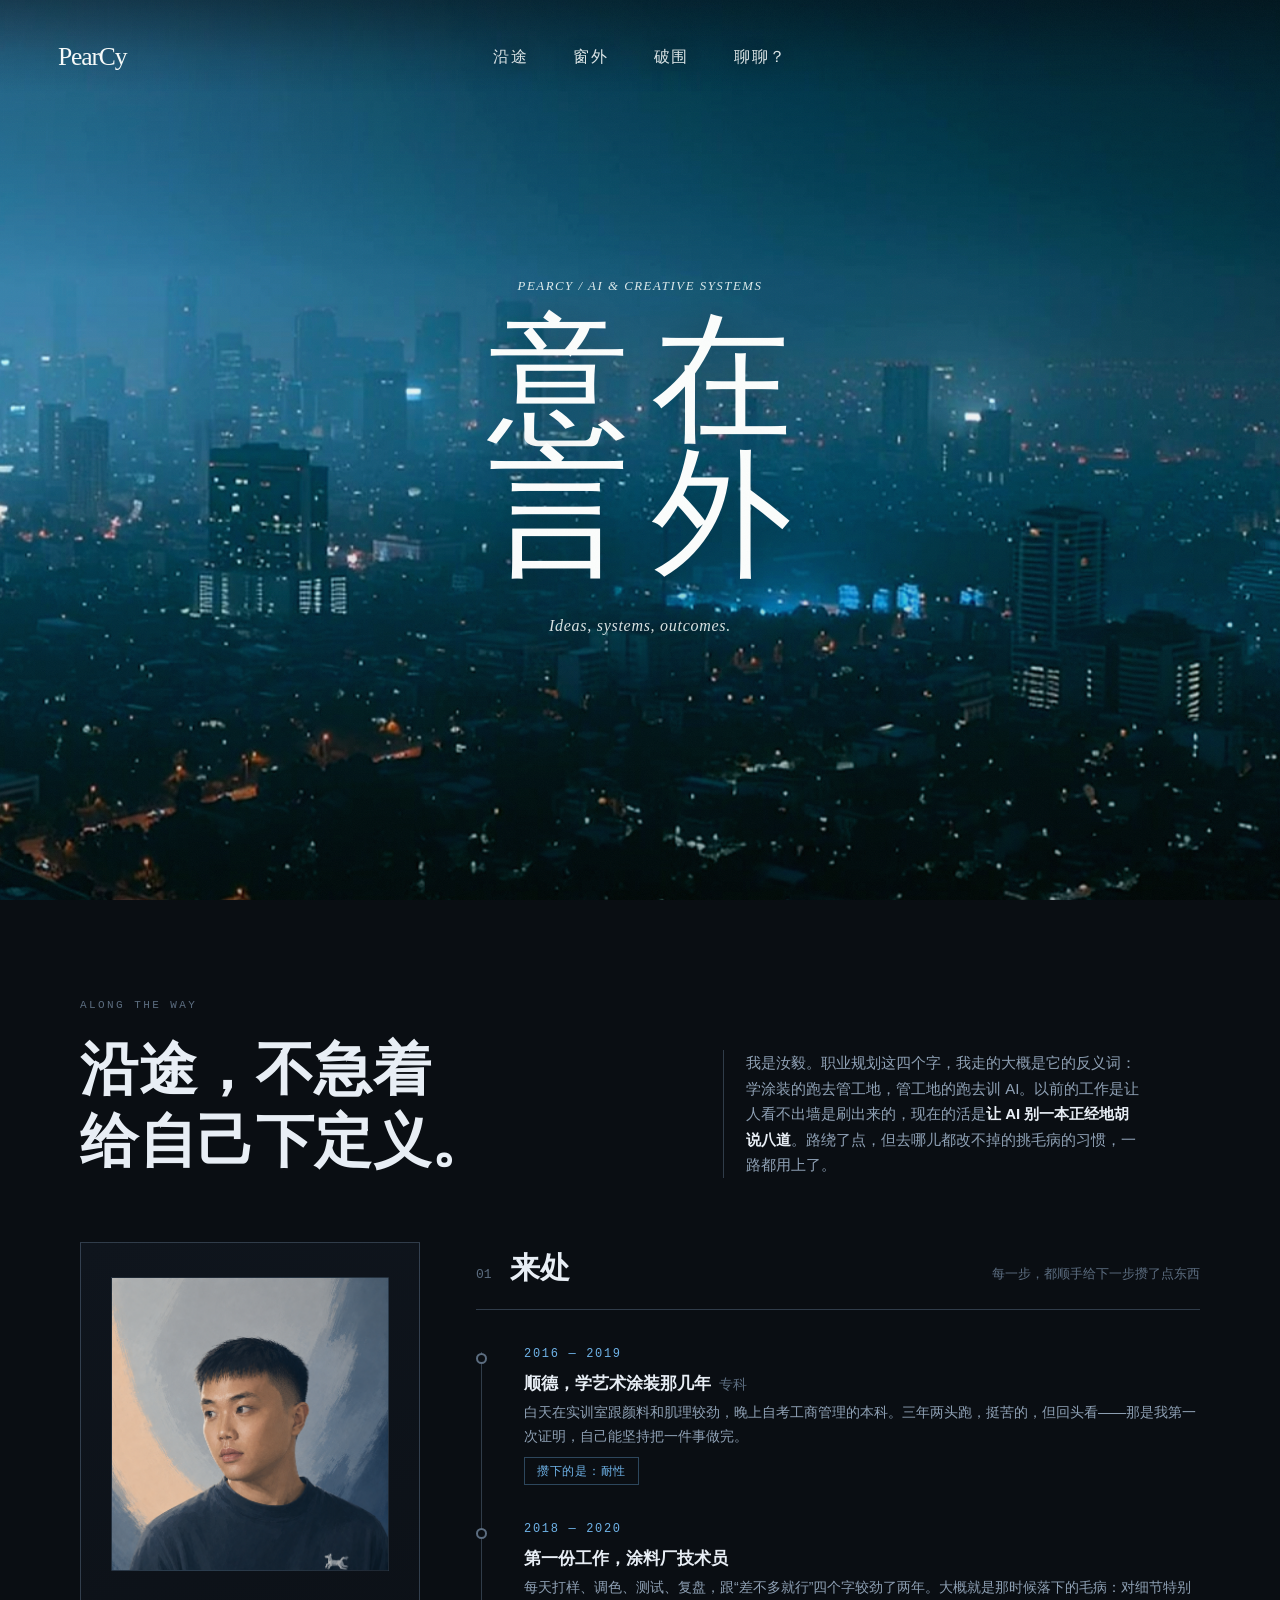
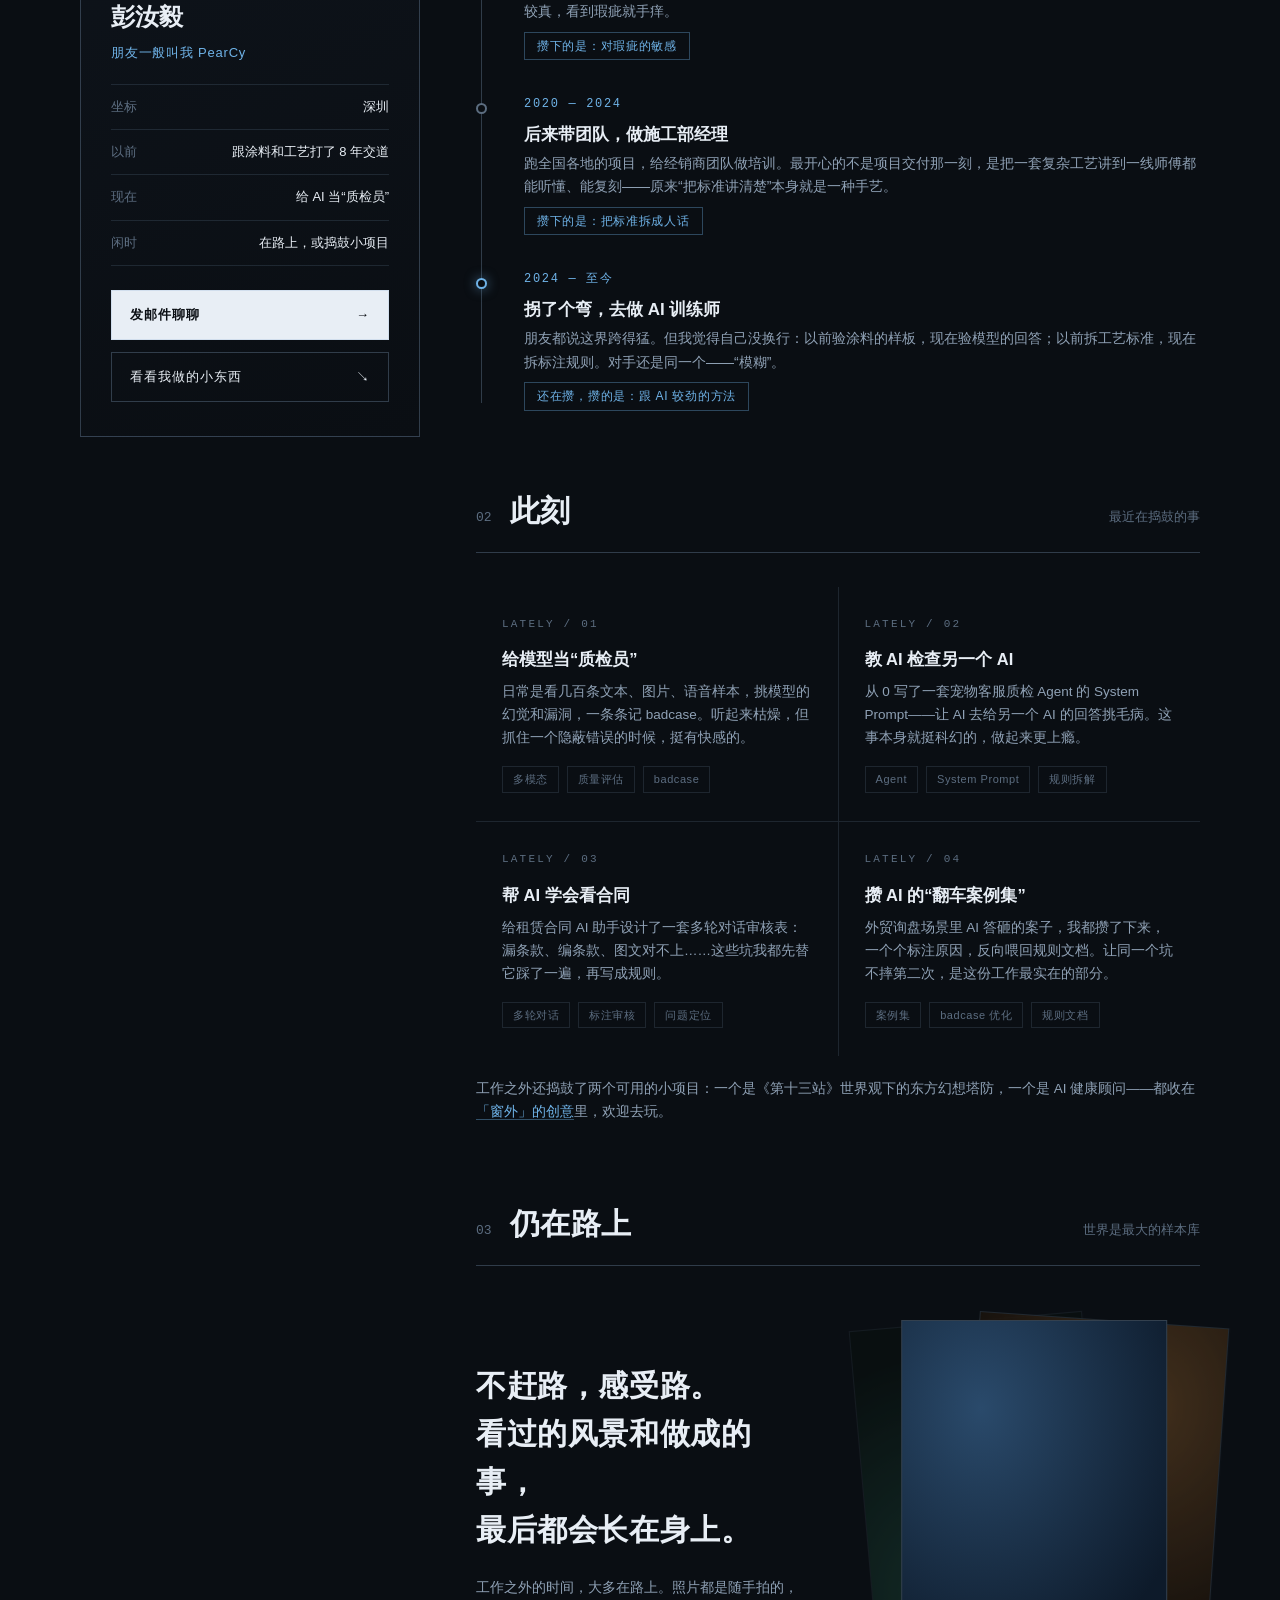
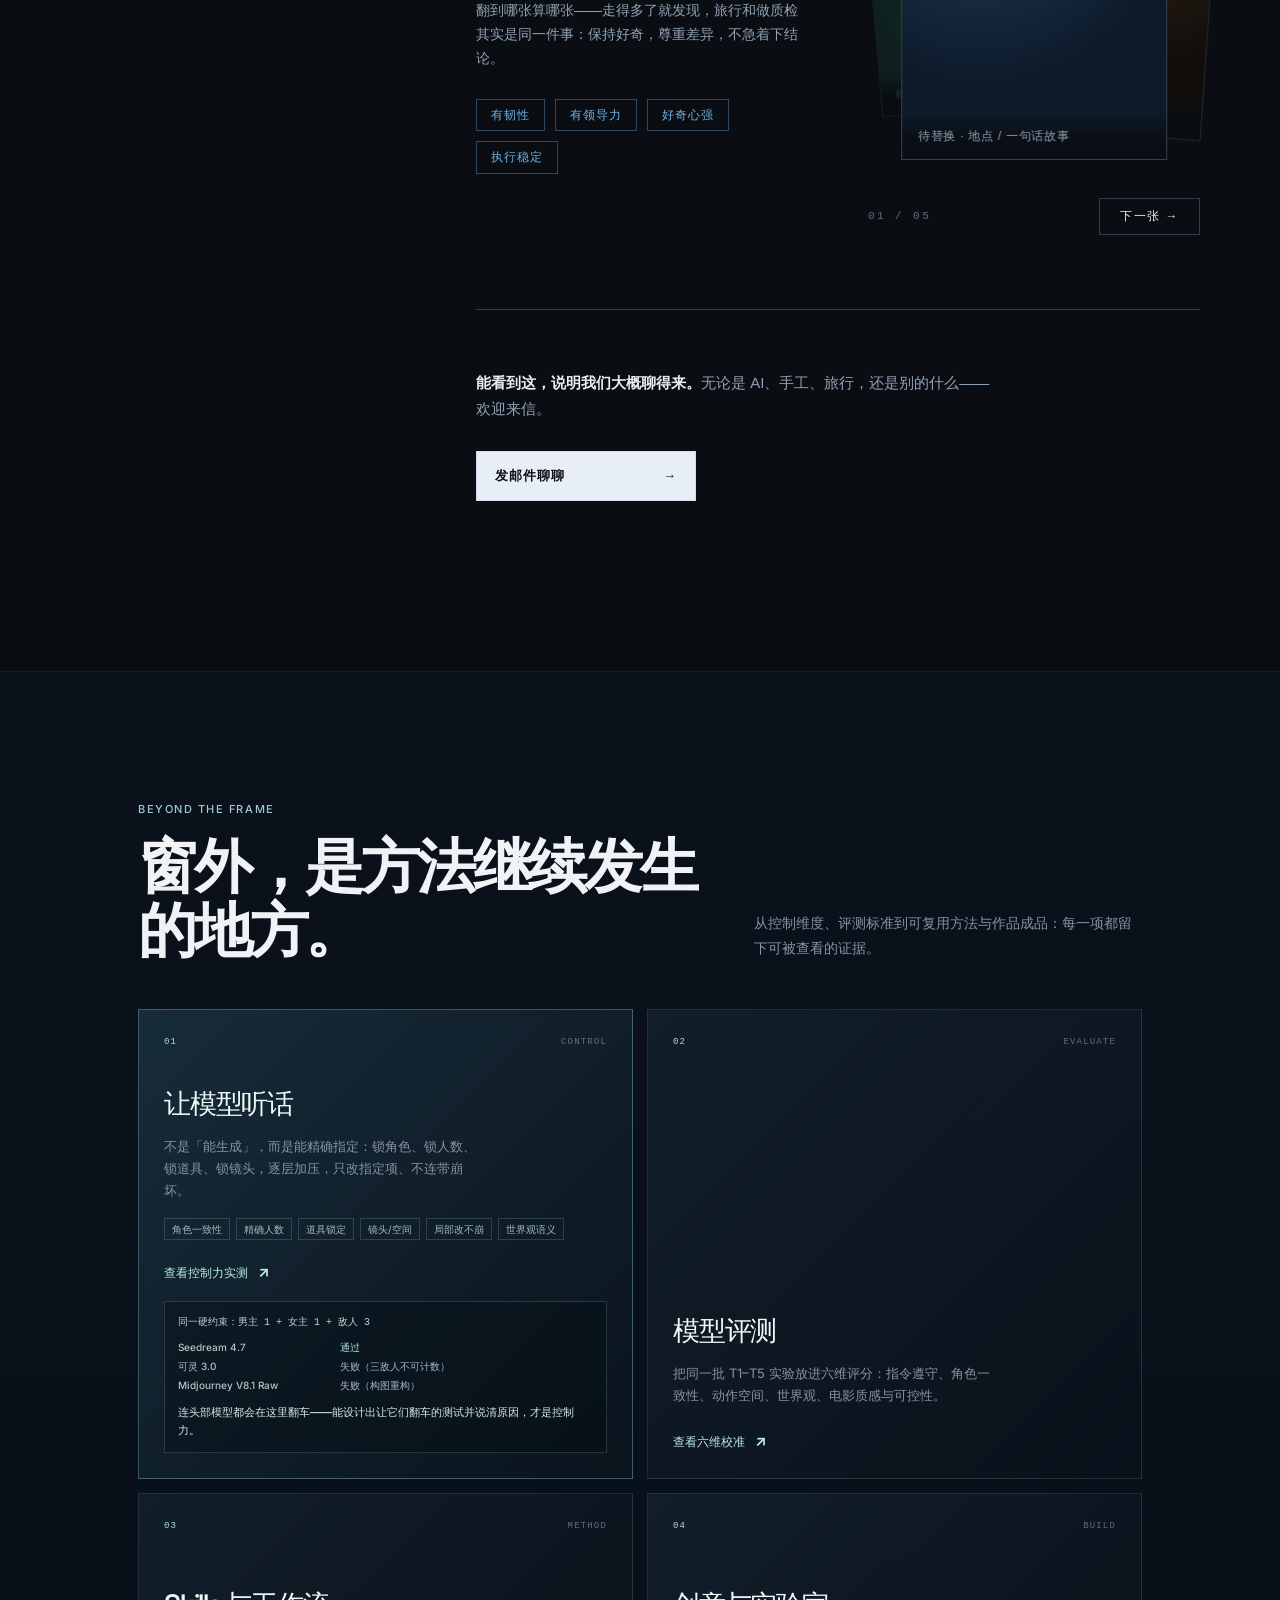
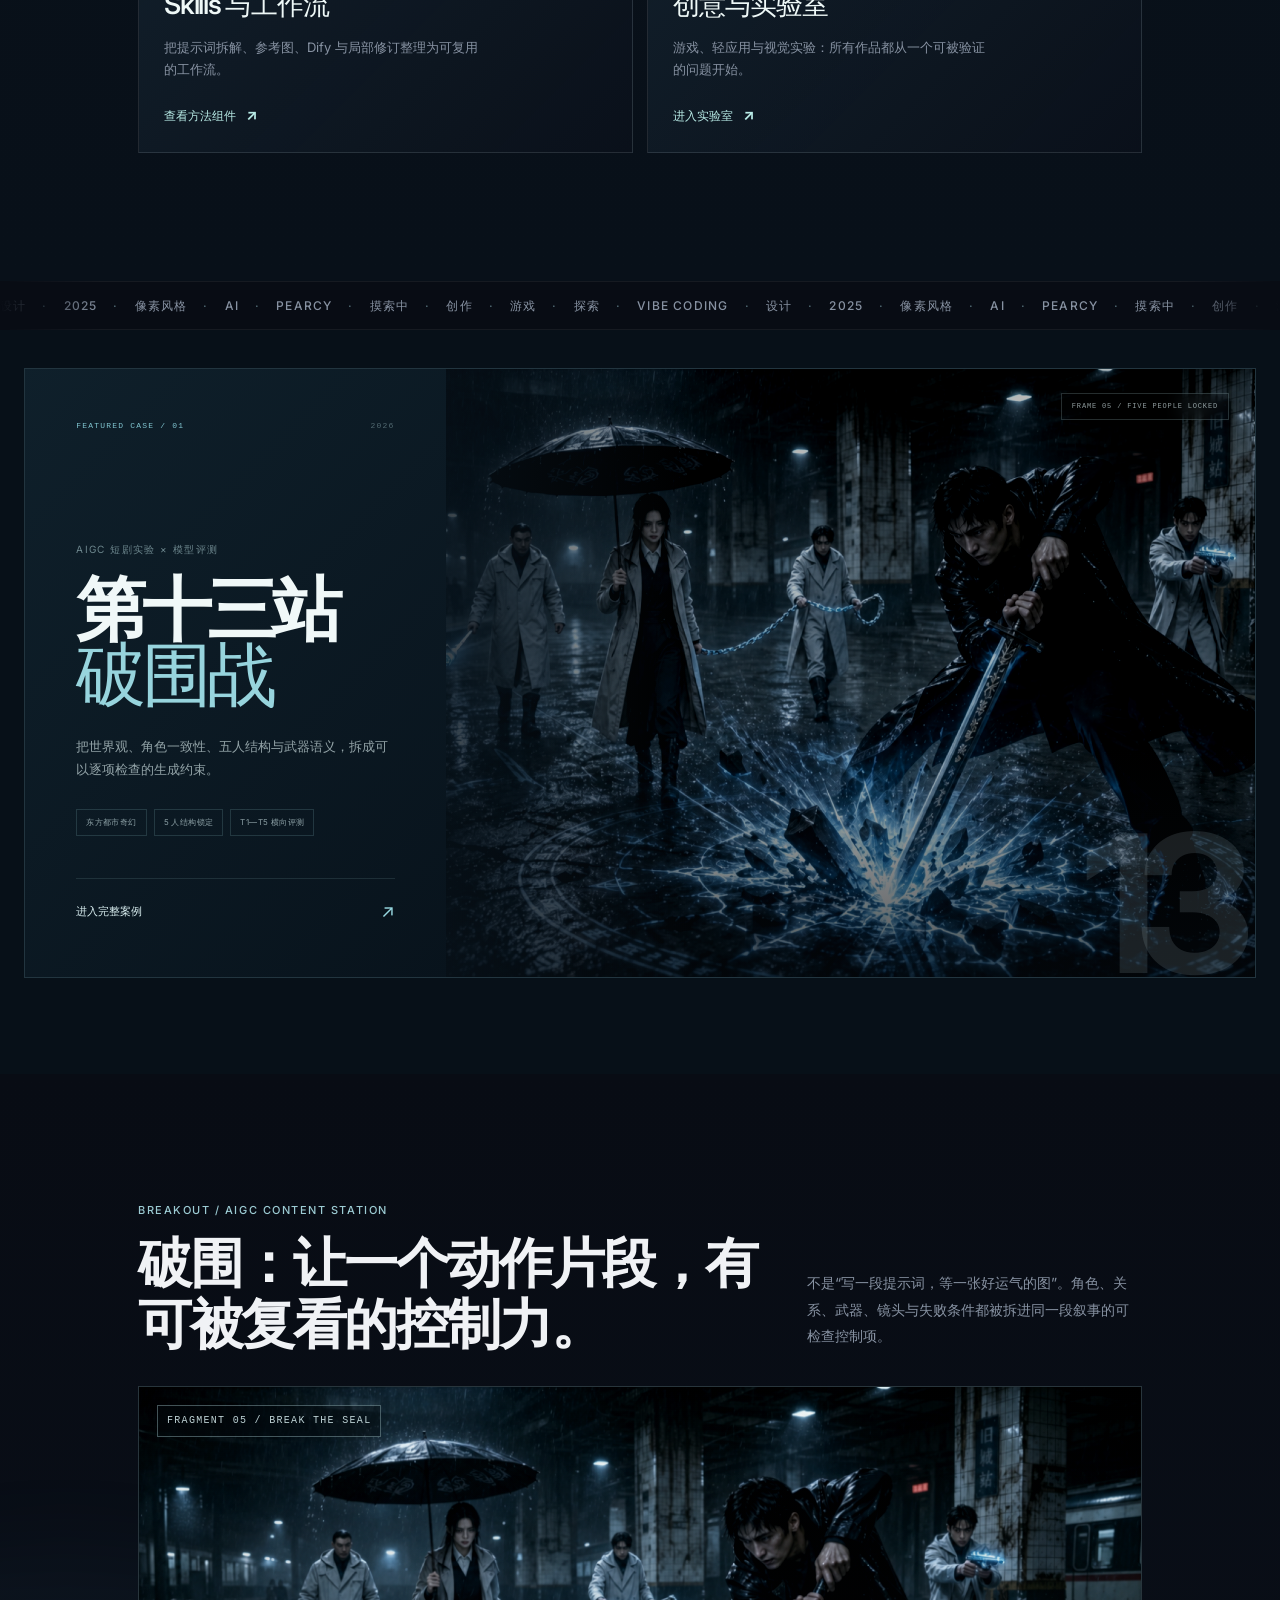
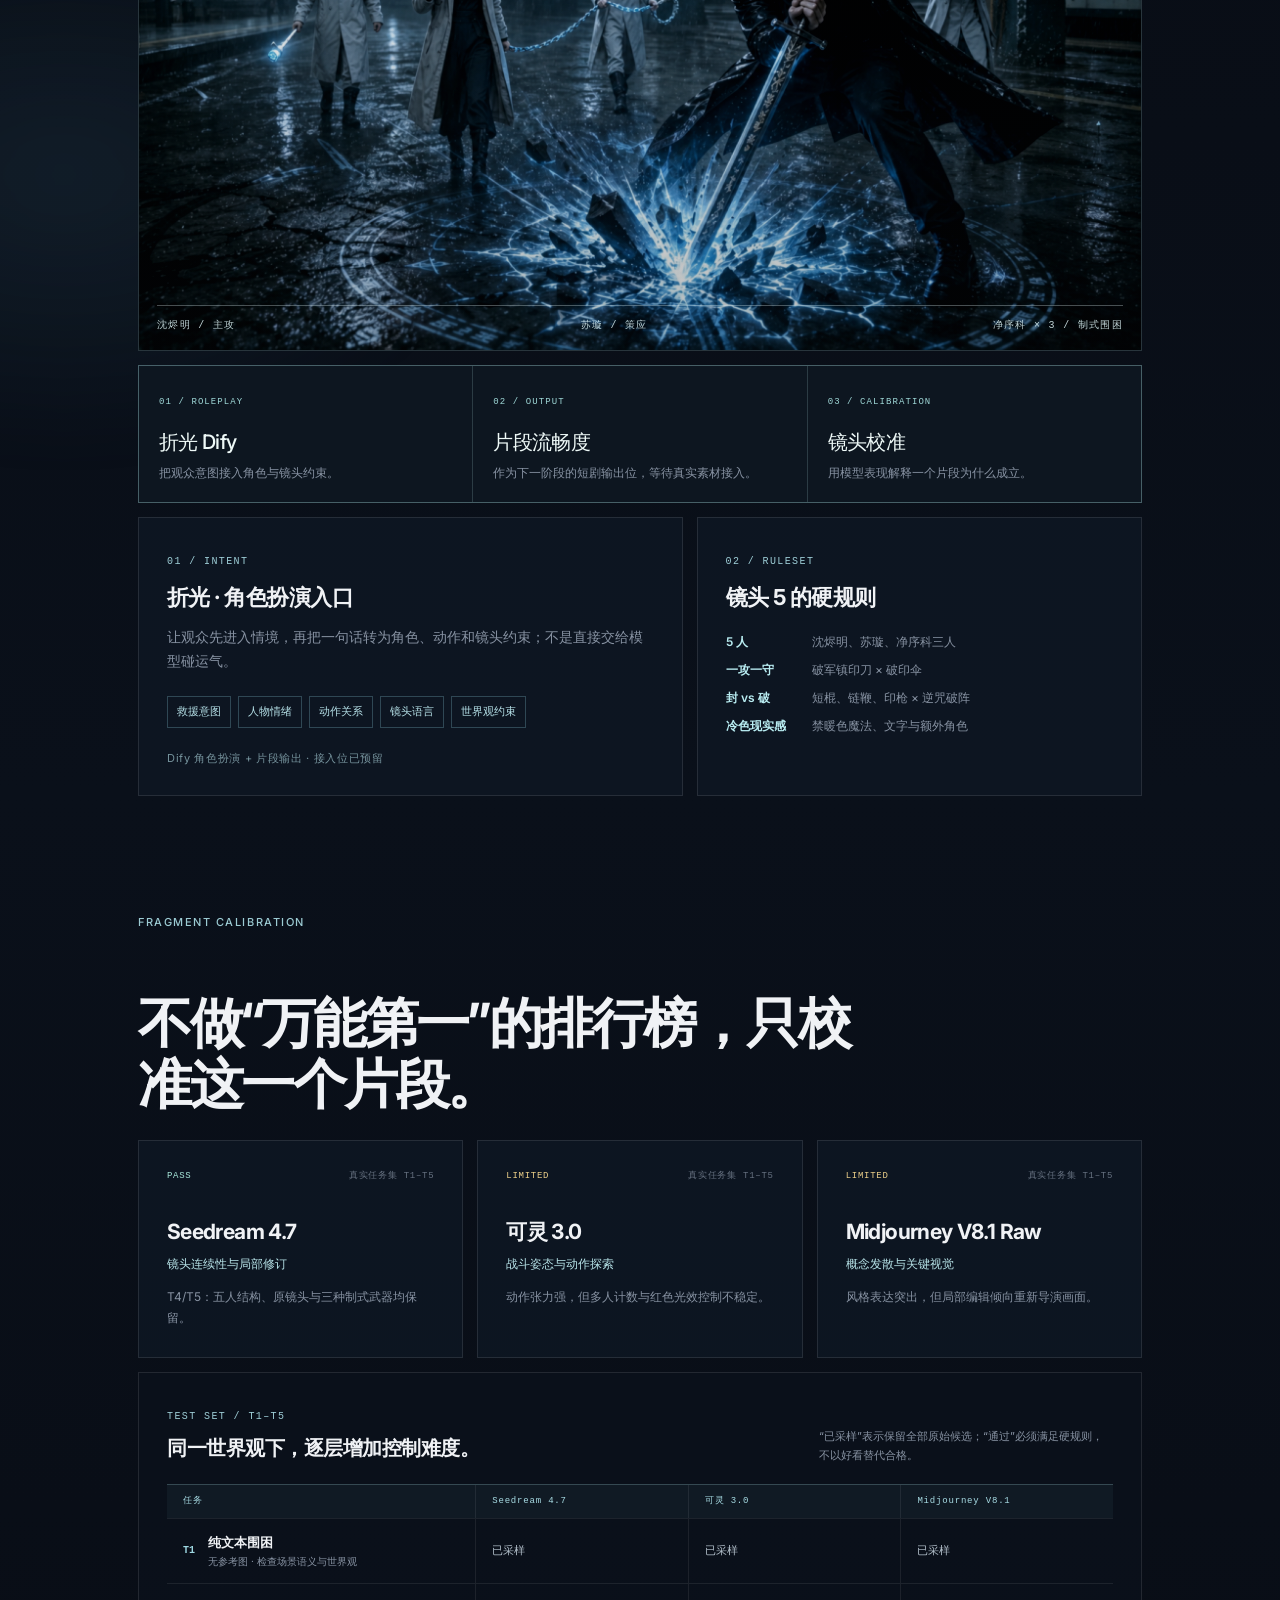
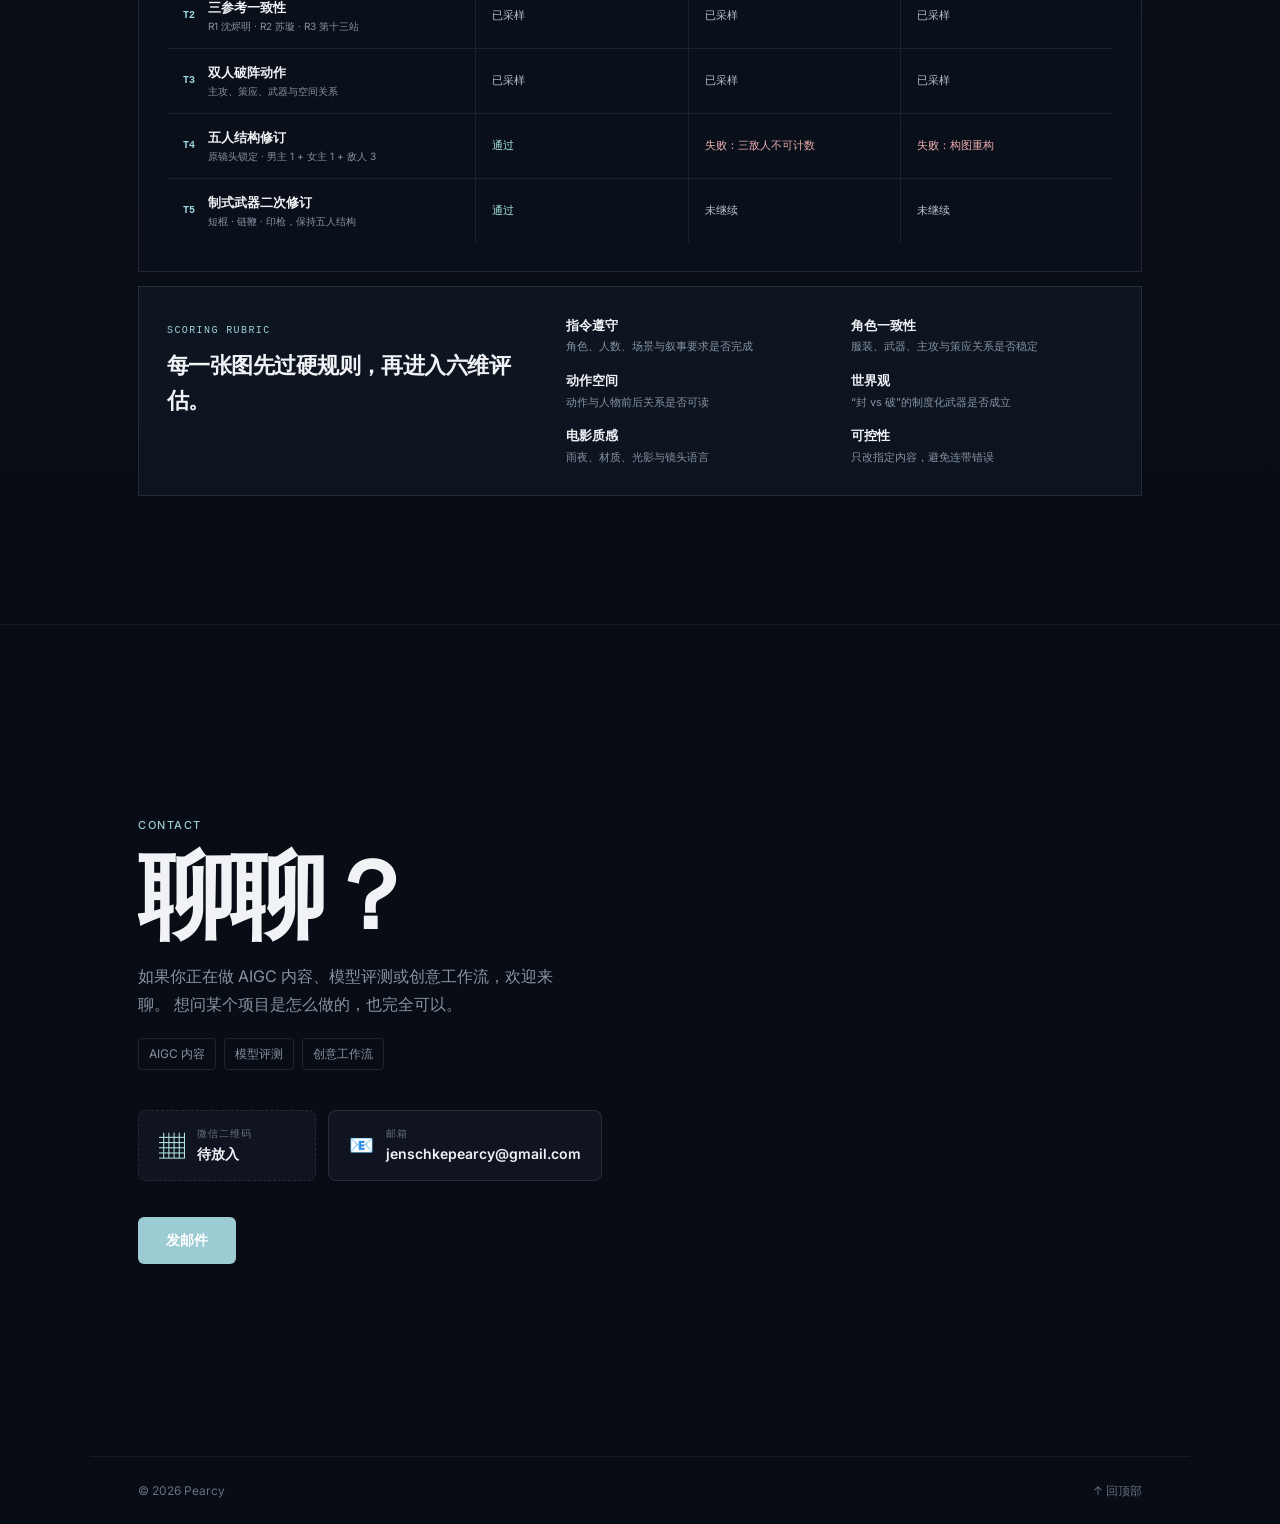
<file: index.html>
<!DOCTYPE html>
<html lang="zh-CN">
  <head>
    <meta charset="UTF-8" />
    <meta name="viewport" content="width=device-width, initial-scale=1.0" />
    <title>Ruyi Creates — Make Ideas Move.</title>
    <meta name="description" content="PearCy 的个人作品集：AI 模型评测、视觉实验，以及可以直接体验的互动原型。" />
    <meta name="theme-color" content="#080C14" />
    <meta property="og:type" content="website" />
    <meta property="og:title" content="Ruyi Creates — Make Ideas Move." />
    <meta property="og:description" content="AI 模型评测、视觉实验与可直接体验的互动原型。" />
    <meta property="og:url" content="https://ruyi-creates.github.io/" />
    <link rel="preconnect" href="https://fonts.googleapis.com" />
    <link rel="preconnect" href="https://fonts.gstatic.com" crossorigin />
    <link href="https://fonts.googleapis.com/css2?family=Inter:wght@300;400;500;600;700;800;900&display=swap" rel="stylesheet" />
    <script type="module" crossorigin src="./assets/index-p6irieta.js?v=qingya-1"></script>
    <link rel="stylesheet" crossorigin href="./assets/index-CfUc9vUm.css">
  </head>
  <body>
    <div id="root"></div>
  </body>
</html>
</file>
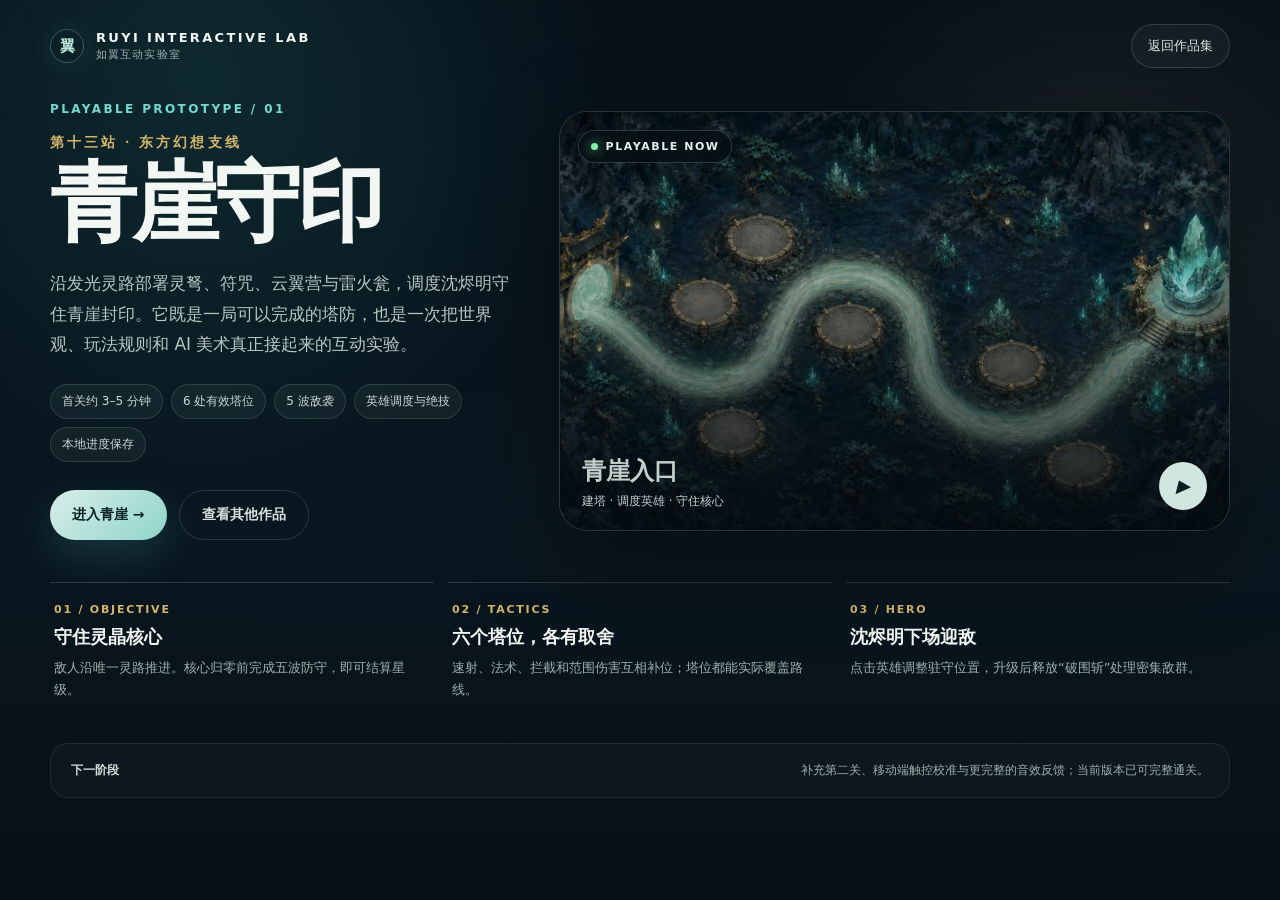
<file: arcade.html>
<!DOCTYPE html>
<html lang="zh-CN">
<head>
  <meta charset="UTF-8" />
  <meta name="viewport" content="width=device-width, initial-scale=1.0" />
  <meta name="theme-color" content="#071018" />
  <meta name="description" content="第十三站世界观下的东方幻想塔防原型：沿灵路布防，调度沈烬明守住青崖封印。" />
  <title>第十三站：青崖守印 · Ruyi Interactive Lab</title>
  <style>
    *{box-sizing:border-box;margin:0;padding:0}
    :root{
      --bg:#071018;--bg2:#0b1620;--panel:rgba(12,26,35,.78);
      --line:rgba(214,236,229,.16);--text:#f3f7f4;--muted:#9eb1ad;
      --jade:#bfe7db;--cyan:#75d9d0;--gold:#d4b56a;--ink:#071018;
    }
    html{scroll-behavior:smooth}
    body{
      min-height:100vh;color:var(--text);
      font-family:Inter,"PingFang SC","Microsoft YaHei",system-ui,sans-serif;
      background:
        radial-gradient(circle at 16% 8%,rgba(50,153,147,.18),transparent 30%),
        radial-gradient(circle at 86% 26%,rgba(212,181,106,.11),transparent 24%),
        linear-gradient(180deg,#061019 0%,#0a1720 56%,#071018 100%);
      overflow-x:hidden;
    }
    body:before{
      content:"";position:fixed;inset:0;pointer-events:none;opacity:.22;
      background-image:linear-gradient(rgba(255,255,255,.025) 1px,transparent 1px),linear-gradient(90deg,rgba(255,255,255,.025) 1px,transparent 1px);
      background-size:64px 64px;mask-image:linear-gradient(to bottom,#000,transparent 82%);
    }
    a{color:inherit;text-decoration:none}
    a:focus-visible{outline:2px solid var(--jade);outline-offset:4px}
    .shell{width:min(1180px,calc(100% - 36px));margin:0 auto;padding:24px 0 56px;position:relative}
    .top{display:flex;align-items:center;justify-content:space-between;gap:20px;margin-bottom:34px}
    .brand{display:flex;align-items:center;gap:12px;min-width:0}
    .mark{
      width:34px;height:34px;border:1px solid rgba(191,231,219,.28);border-radius:50%;
      display:grid;place-items:center;color:var(--jade);font:700 15px Georgia,serif;
      box-shadow:0 0 24px rgba(117,217,208,.12)
    }
    .brand-copy{display:flex;flex-direction:column;gap:2px}
    .brand-copy strong{font-size:13px;letter-spacing:.18em;text-transform:uppercase}
    .brand-copy span{color:var(--muted);font-size:11px;letter-spacing:.1em}
    .back{
      min-height:44px;display:inline-flex;align-items:center;border:1px solid var(--line);
      padding:0 16px;border-radius:999px;color:#dce7e3;font-size:13px;background:rgba(255,255,255,.035);
      transition:.18s ease;
    }
    .back:hover{border-color:rgba(191,231,219,.42);transform:translateY(-1px)}
    .hero{display:grid;grid-template-columns:minmax(0,.82fr) minmax(520px,1.18fr);gap:42px;align-items:center}
    .eyebrow{color:var(--cyan);font-size:12px;font-weight:700;letter-spacing:.2em;text-transform:uppercase;margin-bottom:18px}
    h1{font-family:Georgia,"Songti SC","STSong",serif;font-size:clamp(50px,6.8vw,88px);line-height:.98;letter-spacing:-.055em;margin-bottom:22px}
    h1 small{display:block;margin-bottom:10px;color:var(--gold);font:600 14px/1.2 Inter,sans-serif;letter-spacing:.22em;text-transform:uppercase}
    .lead{max-width:590px;color:#b8c7c3;font-size:17px;line-height:1.8}
    .meta{display:flex;flex-wrap:wrap;gap:8px;margin:24px 0 28px}
    .chip{border:1px solid rgba(191,231,219,.15);background:rgba(191,231,219,.055);border-radius:999px;padding:8px 11px;color:#c9d8d4;font-size:12px}
    .actions{display:flex;align-items:center;gap:12px;flex-wrap:wrap}
    .primary,.secondary{
      min-height:50px;display:inline-flex;align-items:center;justify-content:center;border-radius:999px;
      padding:0 22px;font-weight:800;font-size:14px;transition:.18s ease;
    }
    .primary{background:linear-gradient(135deg,#d8eee7,#8ed4ca);color:#08201f;box-shadow:0 16px 40px rgba(85,199,186,.18)}
    .primary:hover{transform:translateY(-2px);box-shadow:0 20px 46px rgba(85,199,186,.25)}
    .secondary{border:1px solid var(--line);color:#d6e0dd}
    .preview{
      position:relative;aspect-ratio:16/10;border-radius:28px;overflow:hidden;border:1px solid rgba(214,236,229,.17);
      background:#061019;box-shadow:0 30px 90px rgba(0,0,0,.36);
    }
    .preview img{width:100%;height:100%;display:block;object-fit:cover;filter:saturate(.88) contrast(1.02) brightness(.86);transition:transform .8s ease}
    .preview:hover img{transform:scale(1.02)}
    .preview:after{content:"";position:absolute;inset:0;background:linear-gradient(180deg,rgba(3,10,14,.05) 40%,rgba(3,10,14,.76) 100%);pointer-events:none}
    .status{
      position:absolute;z-index:2;left:18px;top:18px;display:inline-flex;align-items:center;gap:8px;
      padding:9px 12px;border:1px solid rgba(191,231,219,.2);border-radius:999px;background:rgba(4,14,18,.72);
      color:#e1f2ec;font-size:11px;font-weight:800;letter-spacing:.14em;text-transform:uppercase;backdrop-filter:blur(12px)
    }
    .dot{width:7px;height:7px;border-radius:50%;background:#86efac;box-shadow:0 0 12px #86efac}
    .preview-info{position:absolute;z-index:2;left:22px;right:22px;bottom:20px;display:flex;align-items:flex-end;justify-content:space-between;gap:20px}
    .preview-info strong{display:block;font-family:Georgia,"Songti SC",serif;font-size:24px;margin-bottom:6px}
    .preview-info span{color:#c2d0cc;font-size:12px}
    .play-icon{width:48px;height:48px;border-radius:50%;background:rgba(223,244,237,.94);color:#08201f;display:grid;place-items:center;font-size:18px;flex:0 0 auto}
    .details{display:grid;grid-template-columns:repeat(3,1fr);gap:14px;margin-top:42px}
    .detail{border-top:1px solid var(--line);padding:20px 4px 0}
    .detail b{display:block;color:var(--gold);font-size:11px;letter-spacing:.16em;text-transform:uppercase;margin-bottom:10px}
    .detail h2{font:600 18px/1.3 Georgia,"Songti SC",serif;margin-bottom:8px}
    .detail p{color:var(--muted);font-size:13px;line-height:1.7}
    .roadmap{
      margin-top:42px;padding:18px 20px;border:1px solid rgba(255,255,255,.08);border-radius:18px;
      display:flex;align-items:center;justify-content:space-between;gap:16px;color:var(--muted);font-size:12px;background:rgba(255,255,255,.025)
    }
    .roadmap strong{color:#d6e0dd;font-weight:600}
    @media(max-width:920px){
      .hero{grid-template-columns:1fr;gap:30px}.preview{order:-1}.hero-copy{max-width:720px}
    }
    @media(max-width:640px){
      .shell{width:min(100% - 24px,1180px);padding-top:14px}
      .top{margin-bottom:22px}.brand-copy span{display:none}.back{padding:0 13px}
      .preview{border-radius:20px;aspect-ratio:4/3}.preview-info strong{font-size:19px}
      h1{font-size:46px}.lead{font-size:15px}.details{grid-template-columns:1fr}.roadmap{align-items:flex-start;flex-direction:column}
      .primary,.secondary{width:100%}
    }
    @media(prefers-reduced-motion:reduce){*{scroll-behavior:auto!important;transition:none!important}}
  </style>
</head>
<body>
  <main class="shell">
    <nav class="top" aria-label="页面导航">
      <a class="brand" href="./index.html#window">
        <span class="mark">翼</span>
        <span class="brand-copy"><strong>Ruyi Interactive Lab</strong><span>如翼互动实验室</span></span>
      </a>
      <a class="back" href="./index.html#window">返回作品集</a>
    </nav>

    <section class="hero">
      <div class="hero-copy">
        <p class="eyebrow">Playable prototype / 01</p>
        <h1><small>第十三站 · 东方幻想支线</small>青崖守印</h1>
        <p class="lead">沿发光灵路部署灵弩、符咒、云翼营与雷火瓮，调度沈烬明守住青崖封印。它既是一局可以完成的塔防，也是一次把世界观、玩法规则和 AI 美术真正接起来的互动实验。</p>
        <div class="meta" aria-label="游戏特性">
          <span class="chip">首关约 3–5 分钟</span>
          <span class="chip">6 处有效塔位</span>
          <span class="chip">5 波敌袭</span>
          <span class="chip">英雄调度与绝技</span>
          <span class="chip">本地进度保存</span>
        </div>
        <div class="actions">
          <a class="primary" href="./game-defense.html?level=1">进入青崖 →</a>
          <a class="secondary" href="./index.html#window">查看其他作品</a>
        </div>
      </div>

      <a class="preview" href="./game-defense.html?level=1" aria-label="开始游玩第十三站：青崖守印">
        <img src="./game-assets/defense/maps/map-level-1-a.webp" alt="青崖守印关卡地图，发光灵路连接入口与封印核心" />
        <span class="status"><i class="dot"></i>Playable now</span>
        <span class="preview-info">
          <span><strong>青崖入口</strong><span>建塔 · 调度英雄 · 守住核心</span></span>
          <i class="play-icon" aria-hidden="true">▶</i>
        </span>
      </a>
    </section>

    <section class="details" aria-label="游戏说明">
      <article class="detail">
        <b>01 / Objective</b>
        <h2>守住灵晶核心</h2>
        <p>敌人沿唯一灵路推进。核心归零前完成五波防守，即可结算星级。</p>
      </article>
      <article class="detail">
        <b>02 / Tactics</b>
        <h2>六个塔位，各有取舍</h2>
        <p>速射、法术、拦截和范围伤害互相补位；塔位都能实际覆盖路线。</p>
      </article>
      <article class="detail">
        <b>03 / Hero</b>
        <h2>沈烬明下场迎敌</h2>
        <p>点击英雄调整驻守位置，升级后释放“破围斩”处理密集敌群。</p>
      </article>
    </section>

    <p class="roadmap"><strong>下一阶段</strong><span>补充第二关、移动端触控校准与更完整的音效反馈；当前版本已可完整通关。</span></p>
  </main>
</body>
</html>
</file>
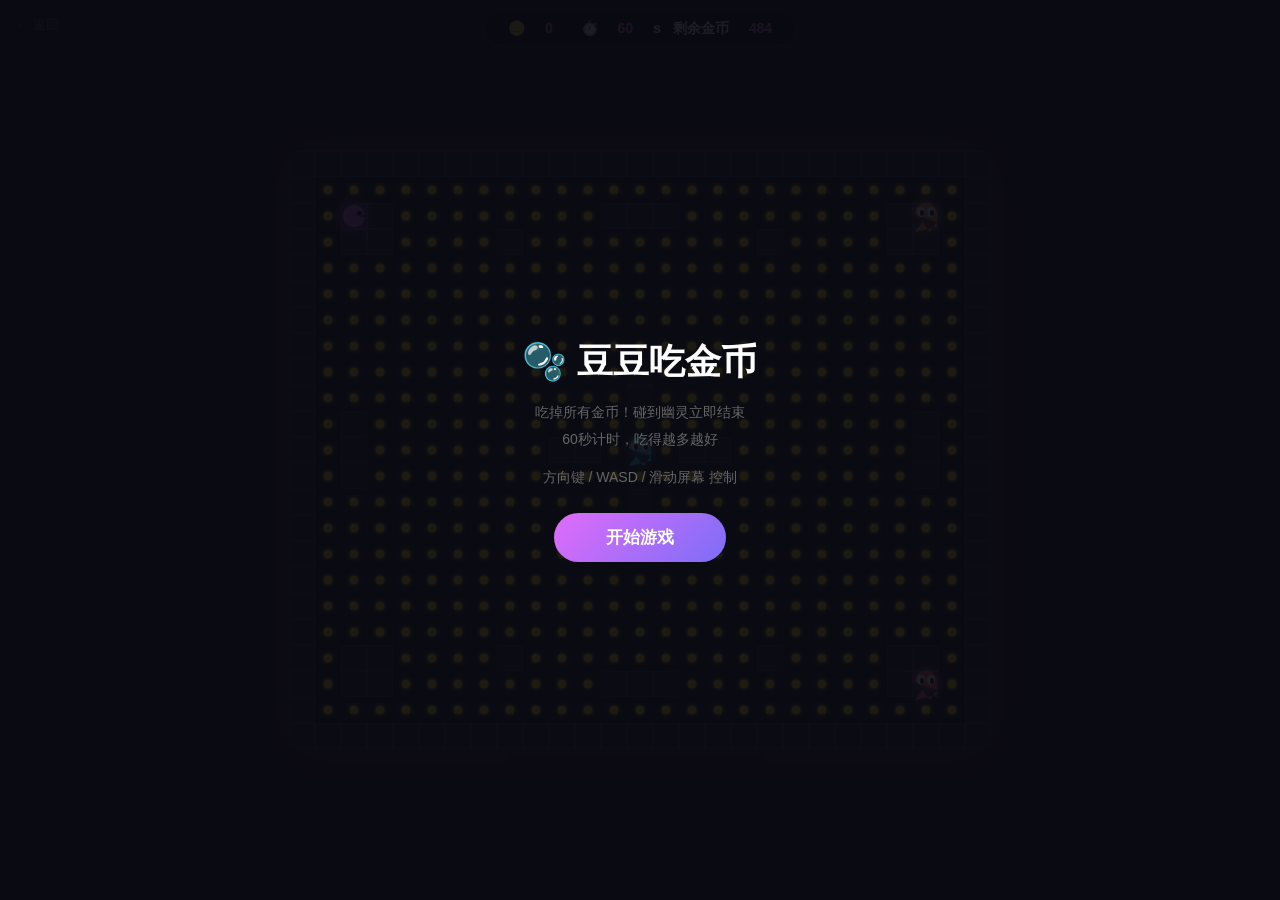
<file: game-coins.html>
<!DOCTYPE html>
<html lang="zh-CN">
<head>
  <meta charset="UTF-8"/>
  <meta name="viewport" content="width=device-width, initial-scale=1.0, user-scalable=no"/>
  <title>豆豆吃金币 — 如翼</title>
  <style>
    *{margin:0;padding:0;box-sizing:border-box;}
    body{
      background:#0d0d14;display:flex;flex-direction:column;
      align-items:center;justify-content:center;
      min-height:100vh;overflow:hidden;
      font-family:"PingFang SC",sans-serif;
      user-select:none;-webkit-tap-highlight-color:transparent;
    }
    canvas{display:block;border-radius:10px;box-shadow:0 0 50px rgba(224,108,250,.28);}
    #hud{
      position:fixed;top:12px;left:50%;transform:translateX(-50%);
      display:flex;gap:20px;
      background:rgba(0,0,0,.6);backdrop-filter:blur(10px);
      border:1px solid rgba(255,255,255,.1);border-radius:40px;
      padding:7px 24px;color:#fff;font-size:14px;font-weight:700;
      pointer-events:none;white-space:nowrap;
    }
    #hud span{color:#e06cfa;}
    #overlay{
      position:fixed;inset:0;background:rgba(10,10,18,.92);
      display:flex;flex-direction:column;align-items:center;justify-content:center;gap:12px;
    }
    #overlay h1{font-size:36px;color:#fff;font-weight:800;}
    #overlay p{font-size:14px;color:#666;text-align:center;line-height:1.9;}
    #overlay .fs{font-size:24px;color:#e06cfa;font-weight:700;}
    #overlay button{
      margin-top:10px;padding:13px 52px;border-radius:50px;border:none;
      background:linear-gradient(135deg,#e06cfa,#7c6ef7);
      color:#fff;font-size:17px;font-weight:700;cursor:pointer;
      transition:transform .15s;
    }
    #overlay button:hover{transform:scale(1.05);}
    /* D-pad */
    #dpad{
      position:fixed;bottom:20px;left:50%;transform:translateX(-50%);
      display:grid;grid-template-columns:repeat(3,64px);grid-template-rows:repeat(3,64px);gap:5px;
    }
    .dp{
      border-radius:10px;background:rgba(255,255,255,.1);
      border:1px solid rgba(255,255,255,.15);
      color:#fff;font-size:24px;display:flex;align-items:center;justify-content:center;
      cursor:pointer;backdrop-filter:blur(6px);
    }
    .dp:active{background:rgba(224,108,250,.4);}
    .dp.e{background:transparent;border:none;pointer-events:none;}
    #back{position:fixed;top:16px;left:16px;color:#555;text-decoration:none;font-size:13px;}
    #back:hover{color:#fff;}
    @media(min-width:540px){#dpad{display:none;}}
  </style>
</head>
<body>
<a href="index.html" id="back">← 返回</a>
<div id="hud">🪙 <span id="sc">0</span> &nbsp; ⏱️ <span id="tm">60</span>s &nbsp; 剩余金币 <span id="left">0</span></div>
<canvas id="c"></canvas>
<div id="overlay">
  <h1>🫧 豆豆吃金币</h1>
  <p>吃掉所有金币！碰到幽灵立即结束<br>60秒计时，吃得越多越好</p>
  <p>方向键 / WASD / 滑动屏幕 控制</p>
  <div id="fd" style="display:none"><p class="fs">得分：<span id="fsc">0</span> 🪙</p></div>
  <button id="sbtn">开始游戏</button>
</div>
<div id="dpad">
  <div class="dp e"></div><div class="dp" id="u">↑</div><div class="dp e"></div>
  <div class="dp" id="l">←</div><div class="dp e"></div><div class="dp" id="r">→</div>
  <div class="dp e"></div><div class="dp" id="d">↓</div><div class="dp e"></div>
</div>

<script>
const canvas=document.getElementById('c');
const ctx=canvas.getContext('2d');

// ── Grid config ──
const CELL=26;
let COLS,ROWS,state='idle';

function resize(){
  const W=Math.min(window.innerWidth,720);
  const H=Math.min(window.innerHeight-68,600);
  COLS=Math.floor(W/CELL)|0;
  ROWS=Math.floor(H/CELL)|0;
  canvas.width=COLS*CELL;
  canvas.height=ROWS*CELL;
}
resize();
window.addEventListener('resize',()=>{resize(); if(state==='playing') initGame();});

// ── State ──
let walls,coins,player,ghosts,score,timerSec,lastTick,animId,frame=0;

// ── Smooth movement system ──
// Each entity: { c,r (current cell), nc,nr (next cell), prog (0-1), dx,dy, speed }
// prog 0 = at (c,r), prog 1 = at (nc,nr)
// pixel pos = lerp(c,nc,prog)*CELL + CELL/2
function cellPx(e){ return e.c*CELL+CELL/2+(e.nc-e.c)*e.prog*CELL; }
function cellPy(e){ return e.r*CELL+CELL/2+(e.nr-e.r)*e.prog*CELL; }
function isWall(c,r){ return c<0||r<0||c>=COLS||r>=ROWS||walls.has(`${c},${r}`); }

// ── Wall generation ──
function buildWalls(){
  walls=new Set();
  // Border
  for(let c=0;c<COLS;c++){ walls.add(`${c},0`); walls.add(`${c},${ROWS-1}`); }
  for(let r=0;r<ROWS;r++){ walls.add(`0,${r}`); walls.add(`${COLS-1},${r}`); }
  // Inner blocks — distributed evenly
  const mc=Math.floor(COLS/2), mr=Math.floor(ROWS/2);
  const blks=[
    // Corners
    [2,2],[3,2],[2,3],[3,3],
    [COLS-4,2],[COLS-3,2],[COLS-4,3],[COLS-3,3],
    [2,ROWS-4],[3,ROWS-4],[2,ROWS-3],[3,ROWS-3],
    [COLS-4,ROWS-4],[COLS-3,ROWS-4],[COLS-4,ROWS-3],[COLS-3,ROWS-3],
    // Cross arms
    [mc-3,mr],[mc-2,mr],[mc+2,mr],[mc+3,mr],
    [mc,mr-3],[mc,mr-2],[mc,mr+2],[mc,mr+3],
    // Mid-row obstacles
    [mc-5,3],[mc+5,3],[mc-5,ROWS-4],[mc+5,ROWS-4],
    [2,mr-1],[2,mr],[2,mr+1],
    [COLS-3,mr-1],[COLS-3,mr],[COLS-3,mr+1],
    [mc-1,2],[mc,2],[mc+1,2],
    [mc-1,ROWS-3],[mc,ROWS-3],[mc+1,ROWS-3],
  ];
  blks.forEach(([c,r])=>{ if(c>0&&r>0&&c<COLS-1&&r<ROWS-1) walls.add(`${c},${r}`); });
}

// ── Init ──
function initGame(){
  buildWalls();
  score=0; timerSec=60; frame=0;
  document.getElementById('sc').textContent=0;
  document.getElementById('tm').textContent=60;

  // Coins on every empty cell
  coins=new Set();
  for(let r=1;r<ROWS-1;r++)
    for(let c=1;c<COLS-1;c++)
      if(!walls.has(`${c},${r}`)) coins.add(`${c},${r}`);

  // Player start
  const ps={c:2,r:2};
  player={c:ps.c,r:ps.r,nc:ps.c,nr:ps.r,prog:1,dx:0,dy:0,wdx:1,wdy:0,speed:.16,mouth:0,mdir:1};
  coins.delete(`${ps.c},${ps.r}`);

  // 3 ghosts
  const gStarts=[
    {c:COLS-3,r:ROWS-3,color:'#ff6b9d',speed:.1},
    {c:COLS-3,r:2,     color:'#ff9f43',speed:.11},
    {c:Math.floor(COLS/2),r:Math.floor(ROWS/2),color:'#48dbfb',speed:.12},
  ];
  ghosts=gStarts.map(g=>{
    coins.delete(`${g.c},${g.r}`);
    const rd=randomDir(g.c,g.r);
    return {...g,nc:g.c+rd.dx,nr:g.r+rd.dy,prog:0,dx:rd.dx,dy:rd.dy,scared:false,scaredT:0};
  });
  document.getElementById('left').textContent=coins.size;
}

function randomDir(c,r){
  const opts=[{dx:1,dy:0},{dx:-1,dy:0},{dx:0,dy:1},{dx:0,dy:-1}]
    .filter(d=>!isWall(c+d.dx,r+d.dy));
  return opts.length ? opts[Math.floor(Math.random()*opts.length)] : {dx:0,dy:0};
}

// ── Movement ──
function stepEntity(e, wantDx, wantDy){
  // Only commit next cell when current move finishes
  if(e.prog<1){ e.prog=Math.min(1,e.prog+e.speed); return; }
  // Arrived at nc,nr
  e.c=e.nc; e.r=e.nr;
  // Try wanted direction
  if(!isWall(e.c+wantDx,e.r+wantDy)&&(wantDx!==0||wantDy!==0)){
    e.dx=wantDx; e.dy=wantDy;
  }
  // Try current direction
  if(!isWall(e.c+e.dx,e.r+e.dy)){
    e.nc=e.c+e.dx; e.nr=e.r+e.dy; e.prog=0;
  } else {
    e.nc=e.c; e.nr=e.r; e.prog=1; // stopped
  }
}

function stepGhost(g){
  if(g.prog<1){ g.prog=Math.min(1,g.prog+g.speed); return; }
  g.c=g.nc; g.r=g.nr;
  // Pick next direction — bias toward player
  const opts=[{dx:1,dy:0},{dx:-1,dy:0},{dx:0,dy:1},{dx:0,dy:-1}]
    .filter(d=>!isWall(g.c+d.dx,g.r+d.dy)&&!(d.dx===-g.dx&&d.dy===-g.dy));
  if(!opts.length) return;
  let pick;
  if(!g.scared&&Math.random()<.55){
    opts.sort((a,b)=>{
      const da=Math.abs(g.c+a.dx-player.c)+Math.abs(g.r+a.dy-player.r);
      const db=Math.abs(g.c+b.dx-player.c)+Math.abs(g.r+b.dy-player.r);
      return da-db;
    });
    pick=opts[0];
  } else { pick=opts[Math.floor(Math.random()*opts.length)]; }
  g.dx=pick.dx; g.dy=pick.dy;
  g.nc=g.c+g.dx; g.nr=g.r+g.dy; g.prog=0;
  if(g.scared){ g.scaredT--; if(g.scaredT<=0) g.scared=false; }
}

// ── Collision (pixel distance check) ──
function checkGhostCollision(){
  const px=cellPx(player), py=cellPy(player);
  for(const g of ghosts){
    const gx=cellPx(g), gy=cellPy(g);
    const dist=Math.hypot(px-gx,py-gy);
    if(dist<CELL*.72){
      if(g.scared){
        // Eat ghost — reset to center
        g.c=Math.floor(COLS/2); g.r=Math.floor(ROWS/2);
        g.nc=g.c; g.nr=g.r; g.prog=1;
        g.scared=false; score+=5;
      } else {
        return 'dead';
      }
    }
  }
  return null;
}

// ── Drawing ──
function drawWalls(){
  ctx.fillStyle='#0e0e1e';
  ctx.fillRect(0,0,canvas.width,canvas.height);
  walls.forEach(key=>{
    const[c,r]=key.split(',').map(Number);
    ctx.fillStyle='#1a1a30';
    ctx.fillRect(c*CELL,r*CELL,CELL,CELL);
    ctx.strokeStyle='rgba(100,90,200,0.4)';
    ctx.lineWidth=1;
    ctx.strokeRect(c*CELL+.5,r*CELL+.5,CELL-1,CELL-1);
  });
}

let coinPulse=0;
function drawCoins(){
  coinPulse+=0.06;
  const glow=4+Math.sin(coinPulse)*2;
  coins.forEach(key=>{
    const[c,r]=key.split(',').map(Number);
    const cx=c*CELL+CELL/2, cy=r*CELL+CELL/2;
    ctx.shadowColor='#ffd700'; ctx.shadowBlur=glow;
    ctx.fillStyle='#ffd700';
    ctx.beginPath(); ctx.arc(cx,cy,4.5,0,Math.PI*2); ctx.fill();
    // Inner shine
    ctx.shadowBlur=0;
    ctx.fillStyle='rgba(255,255,200,0.7)';
    ctx.beginPath(); ctx.arc(cx-1.2,cy-1.2,1.8,0,Math.PI*2); ctx.fill();
  });
  ctx.shadowBlur=0;
}

function drawPlayer(){
  const px=cellPx(player), py=cellPy(player);
  player.mouth+=0.14*player.mdir;
  if(player.mouth>0.42||player.mouth<0) player.mdir*=-1;
  const angle=Math.atan2(player.dy,player.dx);
  const m=player.mouth;
  ctx.shadowColor='#e06cfa'; ctx.shadowBlur=16;
  ctx.fillStyle='#e06cfa';
  ctx.beginPath();
  ctx.moveTo(px,py);
  ctx.arc(px,py,CELL/2-2,angle+m,angle+Math.PI*2-m);
  ctx.closePath(); ctx.fill();
  ctx.shadowBlur=0;
  // Eye
  const ex=px+Math.cos(angle-.5)*6, ey=py+Math.sin(angle-.5)*6;
  ctx.fillStyle='#0d0d14';
  ctx.beginPath(); ctx.arc(ex,ey,2.5,0,Math.PI*2); ctx.fill();
}

function drawGhosts(){
  ghosts.forEach(g=>{
    const gx=cellPx(g), gy=cellPy(g);
    const r=CELL/2-2;
    const flash=g.scared&&g.scaredT<50&&frame%14<7;
    const col=g.scared?(flash?'#ffffff':'#7c6ef7'):g.color;
    ctx.shadowColor=col; ctx.shadowBlur=10;
    ctx.fillStyle=col;
    // Head
    ctx.beginPath(); ctx.arc(gx,gy-2,r,Math.PI,0); ctx.lineTo(gx+r,gy+r);
    // Wavy skirt
    const seg=3,sw=r*2/seg;
    for(let i=seg;i>=0;i--){
      const bx=gx+r-i*sw, by=gy+r+(i%2===0?-5:5);
      ctx.lineTo(bx,by);
    }
    ctx.lineTo(gx-r,gy-2); ctx.closePath(); ctx.fill();
    ctx.shadowBlur=0;
    // Eyes
    if(!g.scared){
      [-5,5].forEach(ox=>{
        ctx.fillStyle='#fff'; ctx.beginPath(); ctx.ellipse(gx+ox,gy-4,4,5,0,0,Math.PI*2); ctx.fill();
        ctx.fillStyle='#1a1a3e'; ctx.beginPath(); ctx.ellipse(gx+ox+1,gy-3,2,3,0,0,Math.PI*2); ctx.fill();
      });
    } else {
      ctx.fillStyle='#fff'; ctx.font='bold 9px sans-serif'; ctx.textAlign='center';
      ctx.fillText('×  ×',gx,gy-1);
    }
  });
}

// ── Game tick ──
function tick(){
  // Move player
  stepEntity(player, player.wdx, player.wdy);
  // Pick up coin
  const key=`${player.c},${player.r}`;
  if(coins.has(key)){
    coins.delete(key);
    score++;
    document.getElementById('sc').textContent=score;
    document.getElementById('left').textContent=coins.size;
    if(score>0&&score%15===0) ghosts.forEach(g=>{g.scared=true;g.scaredT=150;});
    if(coins.size===0){ endGame('win'); return; }
  }
  // Move ghosts
  ghosts.forEach(g=>stepGhost(g));
  // Collision
  const res=checkGhostCollision();
  if(res==='dead'){ endGame('dead'); return; }
}

// ── Render ──
function render(){
  drawWalls();
  drawCoins();
  drawPlayer();
  drawGhosts();
}

let lastSec=0;
function loop(ts){
  if(state!=='playing'){ animId=requestAnimationFrame(loop); return; }
  frame++;
  // Timer
  if(!lastSec) lastSec=ts;
  if(ts-lastSec>=1000){ lastSec=ts; timerSec--; document.getElementById('tm').textContent=timerSec; }
  if(timerSec<=0){ endGame('timeout'); return; }
  // 60fps consistent tick
  tick();
  render();
  animId=requestAnimationFrame(loop);
}

function endGame(reason){
  state='idle';
  const ov=document.getElementById('overlay');
  document.getElementById('fsc').textContent=score;
  document.getElementById('fd').style.display='block';
  ov.querySelector('h1').textContent= reason==='win'?'🎉 全部吃完！': reason==='dead'?'💀 被幽灵抓住了！':'⏰ 时间到！';
  ov.querySelector('p').textContent= reason==='win'?'完美！你吃掉了所有金币！': reason==='dead'?'小心幽灵，下次一定！':'60秒结束，看看你的成绩！';
  document.getElementById('sbtn').textContent='再玩一次';
  ov.style.display='flex';
}

// ── Input ──
document.addEventListener('keydown',e=>{
  if(state!=='playing') return;
  const m={ArrowLeft:{dx:-1,dy:0},ArrowRight:{dx:1,dy:0},ArrowUp:{dx:0,dy:-1},ArrowDown:{dx:0,dy:1},
           a:{dx:-1,dy:0},d:{dx:1,dy:0},w:{dx:0,dy:-1},s:{dx:0,dy:1}};
  if(m[e.key]){ player.wdx=m[e.key].dx; player.wdy=m[e.key].dy; e.preventDefault(); }
});
const dmap={l:{dx:-1,dy:0},r:{dx:1,dy:0},u:{dx:0,dy:-1},d:{dx:0,dy:1}};
Object.entries(dmap).forEach(([id,d])=>{
  document.getElementById(id).addEventListener('pointerdown',()=>{
    if(state==='playing'){ player.wdx=d.dx; player.wdy=d.dy; }
  });
});
// Swipe
let ts0=null;
canvas.addEventListener('touchstart',e=>{ ts0={x:e.touches[0].clientX,y:e.touches[0].clientY}; },{passive:true});
canvas.addEventListener('touchend',e=>{
  if(!ts0||state!=='playing') return;
  const dx=e.changedTouches[0].clientX-ts0.x, dy=e.changedTouches[0].clientY-ts0.y;
  if(Math.abs(dx)>Math.abs(dy)){ player.wdx=dx>0?1:-1; player.wdy=0; }
  else { player.wdx=0; player.wdy=dy>0?1:-1; }
  ts0=null;
},{passive:true});

document.getElementById('sbtn').addEventListener('click',()=>{
  document.getElementById('fd').style.display='none';
  document.getElementById('overlay').style.display='none';
  initGame(); state='playing'; lastSec=0; frame=0;
  cancelAnimationFrame(animId);
  animId=requestAnimationFrame(loop);
});

initGame(); render();
animId=requestAnimationFrame(loop);
</script>
</body>
</html>
</file>
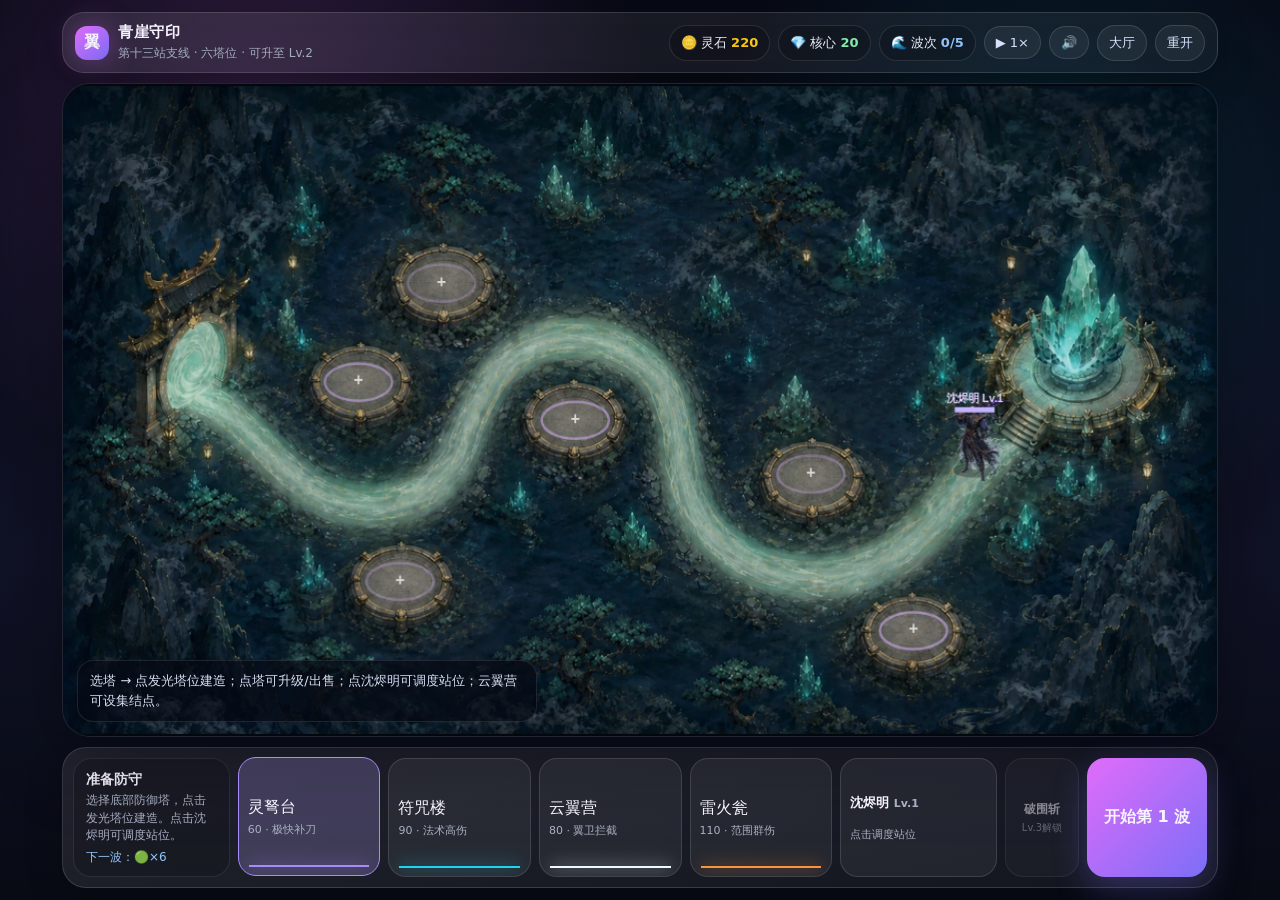
<file: game-defense.html>
<!DOCTYPE html>
<html lang="zh-CN">
<head>
  <meta charset="UTF-8" />
  <meta name="viewport" content="width=device-width, initial-scale=1.0, user-scalable=no" />
  <meta name="theme-color" content="#070914" />
  <link rel="icon" href="data:image/svg+xml,%3Csvg xmlns='http://www.w3.org/2000/svg' viewBox='0 0 100 100'%3E%3Crect width='100' height='100' rx='24' fill='%237c6ef7'/%3E%3Ctext x='50' y='68' font-size='52' text-anchor='middle' fill='white' font-family='sans-serif' font-weight='900'%3E%E7%BF%BC%3C/text%3E%3C/svg%3E" />
  <title>青崖守印 · 第十三站</title>
  <style>
    *{box-sizing:border-box;margin:0;padding:0}
    :root{
      --bg:#070914;--line:rgba(255,255,255,.14);
      --text:#f8f4ff;--muted:#aab1c4;--pink:#e06cfa;--violet:#7c6ef7;--cyan:#06b6d4;--gold:#facc15;--danger:#fb7185;
    }
    body{
      min-height:100vh;overflow:hidden;background:
        radial-gradient(circle at 20% 12%,rgba(224,108,250,.18),transparent 30%),
        radial-gradient(circle at 82% 22%,rgba(6,182,212,.15),transparent 28%),
        linear-gradient(180deg,#070914,#101226 62%,#080b14);
      color:var(--text);font-family:Inter,"PingFang SC","Microsoft YaHei",system-ui,sans-serif;
      -webkit-tap-highlight-color:transparent;user-select:none;
    }
    button,a{font:inherit}
    a{color:inherit;text-decoration:none}
    .shell{width:min(1180px,100vw);height:100vh;margin:0 auto;display:grid;grid-template-rows:auto 1fr auto;gap:10px;padding:12px}
    .hud,.tower-bar,.toast,.modal-card,.tower-panel{
      border:1px solid var(--line);background:linear-gradient(145deg,rgba(255,255,255,.09),rgba(255,255,255,.045));
      box-shadow:0 12px 36px rgba(0,0,0,.24);
    }
    .hud{display:flex;align-items:center;justify-content:space-between;gap:12px;padding:10px 12px;border-radius:22px}
    .brand{display:flex;align-items:center;gap:9px;min-width:0}
    .mark{width:34px;height:34px;border-radius:12px;background:linear-gradient(135deg,var(--pink),var(--violet));display:grid;place-items:center;font-weight:900;box-shadow:0 0 28px rgba(224,108,250,.36)}
    .title strong{display:block;font-size:15px;letter-spacing:.04em}
    .title span{display:block;color:var(--muted);font-size:12px;margin-top:3px}
    .stats{display:flex;align-items:center;gap:8px;flex-wrap:wrap;justify-content:flex-end}
    .stat{border:1px solid rgba(255,255,255,.11);background:rgba(0,0,0,.18);border-radius:999px;padding:8px 11px;color:#eef2ff;font-size:13px;white-space:nowrap;transition:.2s}
    .stat b{color:var(--gold)}
    .stat.life b{color:#86efac}.stat.wave b{color:#93c5fd}
    .stat.flash{border-color:var(--danger);background:rgba(251,113,133,.22);transform:scale(1.06)}
    .top-btn{border:1px solid rgba(255,255,255,.13);background:rgba(255,255,255,.06);color:#dce4ff;border-radius:999px;padding:8px 11px;cursor:pointer;font-size:13px}
    .stage{position:relative;min-height:0;border:1px solid rgba(255,255,255,.1);border-radius:28px;overflow:hidden;background:#080c18;box-shadow:inset 0 0 0 1px rgba(255,255,255,.03),0 24px 80px rgba(0,0,0,.32)}
    canvas{display:block;width:100%;height:100%;touch-action:manipulation}
    .hint{
      position:absolute;left:14px;bottom:14px;max-width:min(460px,calc(100% - 28px));
      padding:10px 12px;border-radius:16px;background:rgba(6,9,20,.68);border:1px solid rgba(255,255,255,.1);
      color:#d8e0f4;font-size:13px;line-height:1.55;pointer-events:none;transition:opacity .8s;
    }
    .hint.fade{opacity:0}
    .toast{
      position:absolute;left:50%;top:78px;transform:translateX(-50%);border-radius:999px;padding:10px 16px;color:#f9fbff;font-size:14px;
      opacity:0;pointer-events:none;transition:.25s;z-index:5;white-space:nowrap;
    }
    .toast.show{opacity:1;transform:translateX(-50%) translateY(4px)}
    /* 塔面板 */
    .tower-panel{
      position:absolute;right:14px;top:14px;width:230px;border-radius:20px;padding:14px;z-index:6;
      display:none;flex-direction:column;gap:8px;background:rgba(10,13,28,.92);
    }
    .tower-panel.show{display:flex}
    .tower-panel h3{font-size:15px;display:flex;justify-content:space-between;align-items:center}
    .tower-panel h3 button{background:none;border:0;color:var(--muted);cursor:pointer;font-size:16px}
    .tower-panel p{color:var(--muted);font-size:12px;line-height:1.5}
    .panel-btn{border:1px solid rgba(255,255,255,.14);background:rgba(255,255,255,.07);color:#f1f5ff;border-radius:12px;padding:9px;cursor:pointer;font-size:13px}
    .panel-btn:hover{background:rgba(255,255,255,.12)}
    .panel-btn.gold{background:linear-gradient(135deg,rgba(250,204,21,.25),rgba(250,204,21,.1));border-color:rgba(250,204,21,.4)}
    /* 底部栏 */
    .tower-bar{display:grid;grid-template-columns:1.1fr repeat(4,1fr) 1.1fr auto auto;gap:8px;padding:10px;border-radius:24px;align-items:stretch}
    .wave-card{padding:10px 12px;border-radius:18px;background:rgba(0,0,0,.16);border:1px solid rgba(255,255,255,.09)}
    .wave-card strong{font-size:14px}
    .wave-card p{color:var(--muted);font-size:12px;line-height:1.45;margin-top:3px}
    .wave-card .preview{color:#93c5fd;margin-top:4px;font-size:12px}
    .tower-btn,.primary,.hero-card,.skill-btn{
      border:1px solid rgba(255,255,255,.13);background:rgba(255,255,255,.06);border-radius:18px;color:#f7f3ff;cursor:pointer;
      padding:10px 9px;text-align:left;transition:.16s;position:relative;overflow:hidden;
    }
    .tower-btn:before{content:"";position:absolute;inset:auto 10px 8px 10px;height:2px;background:var(--tower);box-shadow:0 0 16px var(--tower)}
    .tower-btn.active{border-color:var(--tower);background:color-mix(in srgb,var(--tower) 18%,rgba(255,255,255,.06));transform:translateY(-1px)}
    .tower-btn.poor{opacity:.45}
    .tower-btn small{display:block;color:var(--muted);font-size:11px;margin-top:4px}
    .hero-card{display:flex;flex-direction:column;gap:5px;justify-content:center}
    .hero-card.active{border-color:#c4b5fd;background:rgba(124,110,247,.16)}
    .hero-card .hname{font-size:13px;font-weight:800}
    .hero-card .hbar{height:5px;border-radius:99px;background:rgba(0,0,0,.4);overflow:hidden}
    .hero-card .hbar i{display:block;height:100%;background:linear-gradient(90deg,#a78bfa,#c4b5fd);border-radius:99px;transition:width .2s}
    .hero-card small{color:var(--muted);font-size:11px}
    .skill-btn{text-align:center;font-size:12px;font-weight:800;display:flex;flex-direction:column;align-items:center;justify-content:center;gap:3px;min-width:74px}
    .skill-btn:disabled{opacity:.5;cursor:not-allowed}
    .skill-btn small{color:var(--muted);font-weight:400}
    .primary{display:flex;align-items:center;justify-content:center;text-align:center;background:linear-gradient(135deg,var(--pink),var(--violet));border:0;font-weight:900;min-width:120px;box-shadow:0 12px 34px rgba(124,110,247,.3)}
    .primary:disabled{filter:grayscale(.7);opacity:.55;cursor:not-allowed}
    /* 结算 */
    .modal{position:fixed;inset:0;background:rgba(0,0,0,.62);display:none;align-items:center;justify-content:center;padding:20px;z-index:20}
    .modal.show{display:flex}
    .modal-card{width:min(470px,100%);border-radius:30px;padding:28px;text-align:center}
    .modal-card h1{font-size:34px;letter-spacing:-.04em;margin-bottom:6px}
    .modal-card p{color:var(--muted);line-height:1.75;margin-bottom:14px}
    .stars{font-size:34px;letter-spacing:.1em;margin-bottom:12px;height:42px}
    .star{color:rgba(255,255,255,.16)}
    .star.on{color:var(--gold);text-shadow:0 0 18px rgba(250,204,21,.6)}
    .modal-actions{display:flex;gap:10px;justify-content:center;flex-wrap:wrap}
    .modal-actions .primary,.modal-actions .top-btn{min-width:130px;justify-content:center;text-align:center;padding:10px 14px}
    @media(max-width:980px){
      .tower-bar{grid-template-columns:repeat(4,1fr)}
      .wave-card{grid-column:1/-1}
      .hero-card{grid-column:span 2}
      .skill-btn{grid-column:span 2}
      .primary{grid-column:1/-1}
    }
    @media(max-width:640px){
      body{overflow:auto}
      .shell{height:100svh;padding:8px;gap:8px}
      .hud{align-items:flex-start;padding:8px 10px}
      .brand{gap:6px}.mark{width:28px;height:28px;border-radius:9px;font-size:13px}
      .title strong{font-size:13px;white-space:nowrap}
      .title span{display:none}
      .stats{gap:5px}.stat{font-size:12px;padding:6px 8px}.top-btn{font-size:12px;padding:6px 8px}
      .tower-bar{grid-template-columns:repeat(2,1fr);border-radius:20px;gap:6px;padding:8px}
      .wave-card{grid-column:1/-1}
      .hero-card,.skill-btn{grid-column:span 1}
      .primary{grid-column:1/-1}
      .tower-btn{padding:8px}.hint{font-size:12px}
      .tower-panel{width:200px;right:8px;top:8px}
    }
  </style>
</head>
<body>
  <div class="shell">
    <header class="hud">
      <div class="brand">
        <div class="mark">翼</div>
        <div class="title"><strong>青崖守印</strong><span id="levelTag">第十三站支线 · 青崖入口</span></div>
      </div>
      <div class="stats">
        <span class="stat">🪙 灵石 <b id="gold">250</b></span>
        <span class="stat life">💎 核心 <b id="lives">20</b></span>
        <span class="stat wave">🌊 波次 <b id="wave">0/5</b></span>
        <button class="top-btn" id="speedBtn" type="button">▶ 1×</button>
        <button class="top-btn" id="muteBtn" type="button">🔊</button>
        <a class="top-btn" href="./arcade.html">大厅</a>
        <button class="top-btn" id="restartTop" type="button">重开</button>
      </div>
    </header>

    <main class="stage">
      <canvas id="game" aria-label="青崖守印塔防游戏画面"></canvas>
      <div class="toast" id="toast"></div>
      <p class="hint" id="hint">选塔 → 点发光塔位建造；点塔可升级/出售；点沈烬明可调度站位；云翼营可设集结点。</p>
      <div class="tower-panel" id="towerPanel">
        <h3><span id="panelName">塔</span><button id="panelClose" type="button">✕</button></h3>
        <p id="panelInfo"></p>
        <button class="panel-btn gold" id="upgradeBtn" type="button">升级</button>
        <button class="panel-btn" id="rallyBtn" type="button">设集结点</button>
        <button class="panel-btn" id="sellBtn" type="button">出售</button>
      </div>
    </main>

    <footer class="tower-bar" aria-label="防御塔与英雄">
      <div class="wave-card">
        <strong id="statusTitle">准备防守</strong>
        <p id="statusText">选择底部防御塔，点击发光塔位建造。</p>
        <p class="preview" id="wavePreview"></p>
      </div>
      <button class="tower-btn active" type="button" data-tower="crossbow" style="--tower:#a78bfa">灵弩台 <small>60 · 极快补刀</small></button>
      <button class="tower-btn" type="button" data-tower="talisman" style="--tower:#22d3ee">符咒楼 <small>90 · 法术高伤</small></button>
      <button class="tower-btn" type="button" data-tower="barracks" style="--tower:#f0f9ff">云翼营 <small>80 · 翼卫拦截</small></button>
      <button class="tower-btn" type="button" data-tower="mortar" style="--tower:#fb923c">雷火瓮 <small>110 · 范围群伤</small></button>
      <button class="hero-card" id="heroCard" type="button">
        <span class="hname">沈烬明 <small id="heroLv">Lv.1</small></span>
        <span class="hbar"><i id="heroHp" style="width:100%"></i></span>
        <small>点击调度站位</small>
      </button>
      <button class="skill-btn" id="skillBtn" type="button" disabled>破围斩<small id="skillCd">Lv.3解锁</small></button>
      <button class="primary" id="startWave" type="button">开始第 1 波</button>
    </footer>
  </div>

  <div class="modal" id="modal" role="dialog" aria-modal="true">
    <div class="modal-card">
      <h1 id="modalTitle">防守成功</h1>
      <div class="stars" id="modalStars"></div>
      <p id="modalText"></p>
      <div class="modal-actions">
        <button class="primary" id="again" type="button">再来一次</button>
        <a class="top-btn" href="./arcade.html">返回大厅</a>
      </div>
    </div>
  </div>

  <script src="./game/levels.js"></script>
  <script src="./game/engine.js"></script>
  <script>
    // hint 5 秒后淡出
    setTimeout(() => document.getElementById('hint').classList.add('fade'), 6000);
  </script>
</body>
</html>
</file>
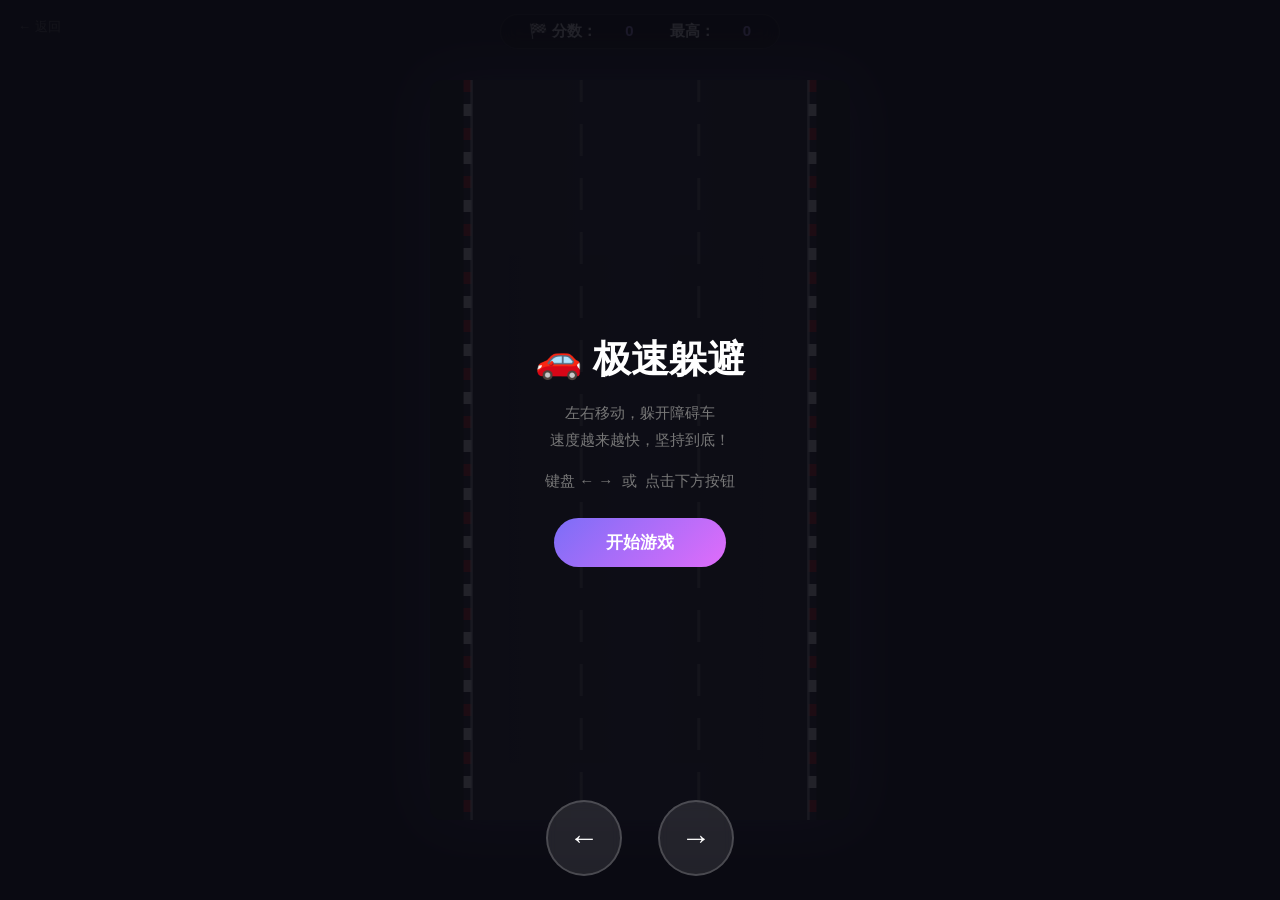
<file: game-racing.html>
<!DOCTYPE html>
<html lang="zh-CN">
<head>
  <meta charset="UTF-8"/>
  <meta name="viewport" content="width=device-width, initial-scale=1.0, user-scalable=no"/>
  <title>极速躲避 — 如翼</title>
  <style>
    *{margin:0;padding:0;box-sizing:border-box;}
    body{
      background:#0d0d14;
      display:flex;flex-direction:column;
      align-items:center;justify-content:center;
      min-height:100vh;overflow:hidden;
      font-family:"PingFang SC",sans-serif;
      user-select:none;-webkit-tap-highlight-color:transparent;
    }
    canvas{display:block;border-radius:12px;box-shadow:0 0 60px rgba(120,100,240,.35);}
    #hud{
      position:fixed;top:14px;left:50%;transform:translateX(-50%);
      display:flex;gap:28px;
      background:rgba(0,0,0,.55);backdrop-filter:blur(10px);
      border:1px solid rgba(255,255,255,.12);border-radius:40px;
      padding:7px 28px;color:#fff;font-size:15px;font-weight:700;
      pointer-events:none;
    }
    #hud span{color:#b8a0ff;}
    #overlay{
      position:fixed;inset:0;background:rgba(10,10,18,.9);
      display:flex;flex-direction:column;align-items:center;justify-content:center;gap:14px;
    }
    #overlay h1{font-size:38px;color:#fff;font-weight:800;}
    #overlay .sub{font-size:15px;color:#777;text-align:center;line-height:1.8;}
    #overlay .fs{font-size:26px;color:#a08cff;font-weight:700;}
    #overlay button{
      margin-top:10px;padding:13px 52px;border-radius:50px;border:none;
      background:linear-gradient(135deg,#7c6ef7,#e06cfa);
      color:#fff;font-size:17px;font-weight:700;cursor:pointer;
      transition:transform .15s;
    }
    #overlay button:hover{transform:scale(1.05);}
    #ctrl{
      position:fixed;bottom:24px;left:0;right:0;
      display:flex;justify-content:center;gap:36px;
      pointer-events:none;
    }
    .cb{
      width:76px;height:76px;border-radius:50%;
      background:rgba(255,255,255,.1);border:2px solid rgba(255,255,255,.18);
      color:#fff;font-size:30px;display:flex;align-items:center;justify-content:center;
      cursor:pointer;pointer-events:all;backdrop-filter:blur(6px);
    }
    .cb:active{background:rgba(160,140,255,.45);}
    #back{position:fixed;top:18px;left:18px;color:#666;text-decoration:none;font-size:13px;}
    #back:hover{color:#fff;}
  </style>
</head>
<body>
<a href="index.html" id="back">← 返回</a>
<div id="hud">🏁 分数：<span id="sc">0</span> &nbsp; 最高：<span id="bs">0</span></div>
<canvas id="c"></canvas>
<div id="overlay">
  <h1>🚗 极速躲避</h1>
  <p class="sub">左右移动，躲开障碍车<br>速度越来越快，坚持到底！</p>
  <p class="sub">键盘 ← → &nbsp;或&nbsp; 点击下方按钮</p>
  <div id="fd" style="display:none"><p class="fs">得分：<span id="fsc">0</span></p></div>
  <button id="sbtn">开始游戏</button>
</div>
<div id="ctrl">
  <div class="cb" id="lb">←</div>
  <div class="cb" id="rb">→</div>
</div>

<script>
const canvas = document.getElementById('c');
const ctx = canvas.getContext('2d');
let W, H, LANES = 3, state = 'idle';
let score = 0, best = 0, frame = 0, speed = 5;
let player = {lane:1, x:0, tx:0, y:0, w:36, h:62};
let obstacles = [], spawnTimer = 0, spawnInterval = 70;
let particles = [], skids = [];

function resize(){
  W = Math.min(window.innerWidth, 420);
  H = Math.min(window.innerHeight, 740);
  canvas.width = W; canvas.height = H;
}
resize();
window.addEventListener('resize', resize);

function laneX(l){ return (W / LANES) * l + W / LANES / 2; }

function init(){
  score=0; frame=0; speed=5; obstacles=[]; particles=[]; skids=[];
  spawnTimer=0; spawnInterval=70;
  player.lane=1; player.y=H-100;
  player.x=laneX(1); player.tx=player.x;
  document.getElementById('sc').textContent=0;
}

/* ── Car drawing ── */
function drawCar(cx, cy, w, h, body, roof, front){
  const x=-w/2, y=-h/2;
  ctx.save(); ctx.translate(cx, cy);

  // Drop shadow
  ctx.fillStyle='rgba(0,0,0,0.28)';
  ctx.beginPath(); ctx.ellipse(2, h/2-2, w/2+2, 7, 0, 0, Math.PI*2); ctx.fill();

  // Wheels (behind body)
  ctx.fillStyle='#0f0f0f';
  const ww=10, wh=17, wr=3;
  [[-w/2-3,-h/2+10],[w/2-7,-h/2+10],[-w/2-3,h/2-26],[w/2-7,h/2-26]].forEach(([wx,wy])=>{
    ctx.beginPath(); ctx.roundRect(wx,wy,ww,wh,wr); ctx.fill();
    // Rim
    ctx.fillStyle='#333';
    ctx.beginPath(); ctx.roundRect(wx+2,wy+3,ww-4,wh-6,2); ctx.fill();
    ctx.fillStyle='#0f0f0f';
  });

  // Body
  ctx.fillStyle=body;
  ctx.beginPath();
  ctx.moveTo(x+10, y);
  ctx.lineTo(x+w-10, y);
  ctx.quadraticCurveTo(x+w+2, y, x+w+2, y+10);
  ctx.lineTo(x+w+2, y+h-14);
  ctx.quadraticCurveTo(x+w+2, y+h, x+w-6, y+h);
  ctx.lineTo(x+6, y+h);
  ctx.quadraticCurveTo(x-2, y+h, x-2, y+h-14);
  ctx.lineTo(x-2, y+10);
  ctx.quadraticCurveTo(x-2, y, x+10, y);
  ctx.closePath(); ctx.fill();

  // Hood crease lines
  ctx.strokeStyle='rgba(255,255,255,0.1)';
  ctx.lineWidth=1.2;
  ctx.beginPath(); ctx.moveTo(x+5,y+5); ctx.lineTo(x+w/2,y+18); ctx.stroke();
  ctx.beginPath(); ctx.moveTo(x+w-5,y+5); ctx.lineTo(x+w/2,y+18); ctx.stroke();

  // Cabin
  ctx.fillStyle=roof;
  ctx.beginPath(); ctx.roundRect(x+7, y+h*.22, w-10, h*.38, 5); ctx.fill();

  // Windshield
  ctx.fillStyle='rgba(130,210,255,0.52)';
  ctx.beginPath(); ctx.roundRect(x+9, y+h*.23, w-14, h*.15, 4); ctx.fill();
  // Glare
  ctx.fillStyle='rgba(255,255,255,0.22)';
  ctx.beginPath(); ctx.roundRect(x+10, y+h*.24, (w-15)*.38, 4, 2); ctx.fill();

  // Rear window
  ctx.fillStyle='rgba(130,210,255,0.32)';
  ctx.beginPath(); ctx.roundRect(x+9, y+h*.59-2, w-14, h*.12, 4); ctx.fill();

  // Headlights / taillights
  if(front){
    ctx.shadowColor='#fff4aa'; ctx.shadowBlur=14;
    ctx.fillStyle='#ffe97a';
    [[x+4,y+5],[x+w-12,y+5]].forEach(([lx,ly])=>{
      ctx.beginPath(); ctx.ellipse(lx+4,ly+3,5,3.5,0,0,Math.PI*2); ctx.fill();
    });
    ctx.shadowBlur=0;
  } else {
    ctx.shadowColor='#ff3344'; ctx.shadowBlur=12;
    ctx.fillStyle='#ff5566';
    [[x+4,y+h-8],[x+w-12,y+h-8]].forEach(([lx,ly])=>{
      ctx.beginPath(); ctx.ellipse(lx+4,ly-2,5,3,0,0,Math.PI*2); ctx.fill();
    });
    ctx.shadowBlur=0;
  }
  ctx.restore();
}

/* ── Road drawing ── */
let roadLineY=[0,150,300,450,600,750,900];
function drawRoad(){
  // Sky / ground sides
  const grad=ctx.createLinearGradient(0,0,W,0);
  grad.addColorStop(0,'#141a10'); grad.addColorStop(0.5,'#1a1a2e'); grad.addColorStop(1,'#141a10');
  ctx.fillStyle=grad; ctx.fillRect(0,0,W,H);

  const rl=W*.08, rr=W*.92, rw=rr-rl;

  // Asphalt
  const ag=ctx.createLinearGradient(rl,0,rr,0);
  ag.addColorStop(0,'#252530'); ag.addColorStop(0.5,'#2e2e3e'); ag.addColorStop(1,'#252530');
  ctx.fillStyle=ag; ctx.fillRect(rl,0,rw,H);

  // Rumble strips (L & R)
  [rl,rr-8].forEach(rx=>{
    for(let y=0;y<H;y+=24){
      ctx.fillStyle= (Math.floor(y/24)%2===0) ? '#cc2222' : '#fff';
      ctx.fillRect(rx,y,8,12);
    }
  });

  // Lane dividers
  ctx.strokeStyle='rgba(255,255,230,0.35)';
  ctx.lineWidth=3; ctx.setLineDash([32,22]);
  roadLineY=roadLineY.map(y=>{
    y+=speed; if(y>H+40) y-=H+200;
    return y;
  });
  for(let l=1;l<LANES;l++){
    const lx=rl+rw/LANES*l;
    ctx.beginPath(); ctx.moveTo(lx,-10); ctx.lineTo(lx,H+10); ctx.stroke();
  }
  ctx.setLineDash([]);

  // Road edge lines (solid white)
  ctx.strokeStyle='rgba(255,255,255,0.6)'; ctx.lineWidth=2.5;
  ctx.beginPath(); ctx.moveTo(rl+8,0); ctx.lineTo(rl+8,H); ctx.stroke();
  ctx.beginPath(); ctx.moveTo(rr-8,0); ctx.lineTo(rr-8,H); ctx.stroke();
}

/* ── Obstacle colors ── */
const OBS_COLORS=[
  ['#e84040','#992020'],['#e8a030','#a06010'],
  ['#30c0a0','#187060'],['#5090e8','#2050a0'],
  ['#e040c0','#802060'],
];

function spawnObstacle(){
  const lane=Math.floor(Math.random()*LANES);
  const [body,roof]=OBS_COLORS[Math.floor(Math.random()*OBS_COLORS.length)];
  obstacles.push({lane, x:laneX(lane), y:-80, w:36, h:62, body, roof});
}

/* ── Exhaust particles ── */
function spawnParticles(x,y){
  for(let i=0;i<2;i++){
    particles.push({
      x:x+(Math.random()-.5)*8, y,
      vx:(Math.random()-.5)*.6, vy:Math.random()*1.5+.5,
      life:1, r:Math.random()*4+2,
    });
  }
}

function updateParticles(){
  particles=particles.filter(p=>p.life>0);
  particles.forEach(p=>{ p.x+=p.vx; p.y+=p.vy; p.life-=0.04; });
}

function drawParticles(){
  particles.forEach(p=>{
    ctx.globalAlpha=p.life*.5;
    ctx.fillStyle='#aaa';
    ctx.beginPath(); ctx.arc(p.x,p.y,p.r,0,Math.PI*2); ctx.fill();
  });
  ctx.globalAlpha=1;
}

/* ── Collision ── */
function hit(){
  for(const ob of obstacles){
    if(Math.abs(player.x-ob.x)<(player.w+ob.w)/2-8 && Math.abs(player.y-ob.y)<(player.h+ob.h)/2-10) return true;
  }
  return false;
}

/* ── Explosion ── */
function explode(x,y){
  for(let i=0;i<30;i++){
    const a=Math.random()*Math.PI*2, s=Math.random()*7+2;
    particles.push({
      x,y, vx:Math.cos(a)*s, vy:Math.sin(a)*s,
      life:1, r:Math.random()*8+3,
      color:['#ff6b6b','#ffa500','#ffff00','#fff'][Math.floor(Math.random()*4)],
    });
  }
}
function drawExplosion(){
  particles.forEach(p=>{
    if(!p.color) return;
    p.x+=p.vx; p.y+=p.vy; p.vx*=.9; p.vy*=.9; p.life-=.028;
    ctx.globalAlpha=Math.max(0,p.life);
    ctx.fillStyle=p.color;
    ctx.beginPath(); ctx.arc(p.x,p.y,p.r,0,Math.PI*2); ctx.fill();
  });
  ctx.globalAlpha=1;
}

/* ── Input ── */
document.addEventListener('keydown',e=>{
  if(state!=='playing') return;
  if((e.key==='ArrowLeft'||e.key==='a')&&player.lane>0){player.lane--;player.tx=laneX(player.lane);}
  if((e.key==='ArrowRight'||e.key==='d')&&player.lane<LANES-1){player.lane++;player.tx=laneX(player.lane);}
});
document.getElementById('lb').addEventListener('pointerdown',()=>{if(state==='playing'&&player.lane>0){player.lane--;player.tx=laneX(player.lane);}});
document.getElementById('rb').addEventListener('pointerdown',()=>{if(state==='playing'&&player.lane<LANES-1){player.lane++;player.tx=laneX(player.lane);}});

/* ── Game loop ── */
let dead=false;
function loop(){
  ctx.clearRect(0,0,W,H);
  drawRoad();

  if(state!=='playing'){
    if(dead){
      drawExplosion();
      if(!particles.filter(p=>p.color).length) dead=false;
    }
    requestAnimationFrame(loop); return;
  }

  frame++;
  score=Math.floor(frame/6);
  speed=5+score*.02;
  spawnInterval=Math.max(28,70-score*.35);
  document.getElementById('sc').textContent=score;

  // Player smooth
  player.x+=(player.tx-player.x)*.22;
  spawnParticles(player.x, player.y+player.h/2-4);
  updateParticles();

  // Obstacles
  spawnTimer++;
  if(spawnTimer>=spawnInterval){ spawnObstacle(); spawnTimer=0; }
  obstacles=obstacles.filter(o=>o.y<H+80);
  obstacles.forEach(o=>o.y+=speed);

  // Draw exhaust
  drawParticles();

  // Draw obstacles
  obstacles.forEach(o=>drawCar(o.x,o.y,o.w,o.h,o.body,o.roof,false));

  // Draw player
  drawCar(player.x,player.y,player.w,player.h,'#7c6ef7','#3a2fa0',true);

  // Glow under player car
  ctx.shadowColor='#7c6ef7'; ctx.shadowBlur=20;
  ctx.fillStyle='rgba(124,110,247,0.35)';
  ctx.beginPath(); ctx.ellipse(player.x,player.y+player.h/2-2,12,4,0,0,Math.PI*2); ctx.fill();
  ctx.shadowBlur=0;

  if(hit()){
    state='gameover'; dead=true;
    if(score>best) best=score;
    document.getElementById('bs').textContent=best;
    explode(player.x,player.y);
    setTimeout(showDead,700);
  }
  requestAnimationFrame(loop);
}

function showDead(){
  document.getElementById('fd').style.display='block';
  document.getElementById('fsc').textContent=score;
  document.getElementById('overlay').querySelector('h1').textContent='💥 游戏结束';
  document.getElementById('overlay').querySelector('.sub').textContent='再来一次？';
  document.getElementById('sbtn').textContent='再玩一次';
  document.getElementById('overlay').style.display='flex';
}

document.getElementById('sbtn').addEventListener('click',()=>{
  document.getElementById('fd').style.display='none';
  document.getElementById('overlay').style.display='none';
  particles=[];
  init(); state='playing';
});

init();
requestAnimationFrame(loop);
</script>
</body>
</html>
</file>
<file: assets/index-CfUc9vUm.css>
.navbar{position:fixed;inset:0 0 auto;z-index:100;height:92px;display:grid;grid-template-columns:1fr auto 1fr;align-items:center;padding:22px 58px 0;transition:background .3s ease,backdrop-filter .3s ease}.navbar:before{content:"";position:absolute;top:0;right:0;bottom:0;left:0;z-index:-1;background:linear-gradient(180deg,rgba(3,10,15,.42),rgba(3,10,15,.11) 62%,transparent);opacity:1;pointer-events:none;transition:opacity .3s ease}.navbar--scrolled{background:#070c12b8;backdrop-filter:blur(18px);-webkit-backdrop-filter:blur(18px)}.navbar--scrolled:before{opacity:0}.nav-logo{display:flex;align-items:center;justify-self:start;min-height:32px;padding:0;color:#f7fbfa;font-family:var(--font-editorial);font-size:clamp(23px,2vw,27px);font-weight:500;letter-spacing:-.045em;line-height:1;text-decoration:none;transition:opacity .15s}.nav-logo:hover{opacity:.65}.nav-logo-mark{display:none}.nav-links{display:flex;align-items:center;min-height:34px;padding:0;gap:clamp(28px,3.5vw,58px);list-style:none}.nav-links a{color:#f4faf9e6;font-family:var(--font-cn-editorial);font-size:clamp(15px,1.25vw,17px);font-weight:500;letter-spacing:.11em;text-decoration:none;text-shadow:0 1px 16px rgba(0,0,0,.42);transition:color .15s,opacity .15s}.nav-links a:hover{color:#fff;opacity:.62}.nav-menu{display:none;width:44px;height:44px;border:0;background:transparent;cursor:pointer;align-items:center;justify-content:center;flex-direction:column;gap:6px}.nav-menu span{width:20px;height:1px;background:var(--text)}@media (max-width:768px){.navbar{height:72px;display:flex;justify-content:space-between;padding:0 22px}.nav-menu{display:flex}.nav-links{position:absolute;top:60px;left:18px;right:18px;display:flex;flex-direction:column;gap:0;padding:8px 18px 18px;background:#070f15c7;backdrop-filter:blur(18px);-webkit-backdrop-filter:blur(18px);opacity:0;visibility:hidden;transform:translateY(-8px);transition:opacity .2s ease,transform .2s ease,visibility .2s}.nav-links--open{opacity:1;visibility:visible;transform:translateY(0)}.nav-links a{display:flex;align-items:center;min-height:48px;color:var(--text-2);font-size:17px;border-bottom:1px solid rgba(255,255,255,.1)}}.hero--portfolio{--hero-x: 0px;--hero-y: 0px;--hero-zoom: 0;--hero-dim: 0;position:relative;min-height:100svh;display:grid;place-items:center;overflow:hidden;isolation:isolate;background:#071018;color:#edf7f7}.hero-cinematic{position:absolute;top:0;right:0;bottom:0;left:0;z-index:-1;overflow:hidden;background:#071018}.hero-cinematic:after{content:"";position:absolute;top:0;right:0;bottom:0;left:0;background:linear-gradient(180deg,#02080c4d,#02080c0d,#02080c0f 54%,rgba(2,8,12,calc(.38 + var(--hero-dim))));pointer-events:none}.hero-cinematic-video{width:100%;height:100%;object-fit:cover;filter:saturate(1.22) contrast(1.06) brightness(1.02);transform:translate3d(var(--hero-x),var(--hero-y),0) scale(calc(1.025 + var(--hero-zoom)));transition:transform .7s cubic-bezier(.2,.8,.2,1),filter .8s ease;will-change:transform}.hero-portfolio-inner{position:relative;width:min(1220px,calc(100% - 96px));min-height:100svh;display:grid;place-items:center;padding:122px 0 90px;text-align:center}.hero-portfolio-copy{max-width:860px;transform:translateY(-1vh)}.hero-eyebrow{margin:0 0 28px;color:#eef7f6eb;font-family:var(--font-editorial);font-size:clamp(11px,1vw,13px);font-style:italic;font-weight:400;letter-spacing:.12em}.hero-portfolio-copy h1{margin:0;color:#fbfdfc;font-family:var(--font-cn-editorial);font-size:clamp(92px,11vw,174px);font-weight:500;letter-spacing:.16em;line-height:.8;text-shadow:0 5px 34px rgba(0,0,0,.26)}.hero-portfolio-copy h1 span{display:block;padding-left:.16em}.hero-portfolio-copy h1 span+span{margin-top:.16em}.hero-intro{margin:42px auto 0;color:#eff7f6e6;font-family:var(--font-editorial);font-size:clamp(15px,1.25vw,18px);font-style:italic;letter-spacing:.045em;line-height:1.5}@media (max-width:800px){.hero-portfolio-inner{width:min(100% - 48px,680px);padding:104px 0 76px}}@media (max-width:560px){.hero-portfolio-copy h1{font-size:clamp(68px,18.5vw,100px);line-height:.82}.hero-eyebrow{max-width:300px;margin-inline:auto;line-height:1.65}.hero-intro{margin-top:29px;font-size:15px}}@media (prefers-reduced-motion:reduce){.hero-cinematic-video{transform:scale(1.03)!important}}.station-feature{padding:38px 24px 96px;background:#071018}.station-feature-card{position:relative;display:grid;grid-template-columns:minmax(340px,.78fr) minmax(0,1.5fr);width:min(1440px,100%);min-height:610px;margin:0 auto;overflow:hidden;border:1px solid rgba(154,214,222,.17);background:#0a151e;color:#eaf5f6;text-decoration:none;transition:transform .45s var(--ease-out),border-color .35s ease,box-shadow .35s ease}.station-feature-card:hover{transform:translateY(-6px);border-color:#9ad6de6b;box-shadow:0 32px 80px #00000047}.station-feature-copy{position:relative;z-index:2;display:flex;flex-direction:column;padding:clamp(32px,4vw,64px);background:linear-gradient(135deg,#0f202bfa,#08131cf0)}.station-feature-meta{display:flex;justify-content:space-between;color:#80c5d0;font-family:var(--font-mono);font-size:8px;letter-spacing:.15em}.station-feature-meta i{color:#b3d7db6b;font-style:normal}.station-feature-type{margin:auto 0 20px;color:#b5d8dc8f;font-size:10px;letter-spacing:.14em}.station-feature h2{margin:0;color:#f0f8f8;font-size:clamp(52px,5.5vw,88px);font-weight:680;letter-spacing:-.065em;line-height:.92}.station-feature h2 em{color:#97d4dd;font-style:normal;font-weight:350}.station-feature-copy>p:not(.station-feature-type){max-width:470px;margin:28px 0 0;color:#d3e4e6ad;font-size:13px;line-height:1.8}.station-feature-tags{display:flex;flex-wrap:wrap;gap:7px;margin-top:28px}.station-feature-tags span{padding:6px 9px;border:1px solid rgba(157,210,218,.17);color:#cbe3e6ad;font-size:8px;letter-spacing:.05em}.station-feature-link{display:flex;align-items:center;justify-content:space-between;margin-top:42px;padding-top:18px;border-top:1px solid rgba(164,211,218,.13);color:#d9eef0;font-size:11px}.station-feature-link span{color:#98d9e2;font-size:18px;transition:transform .3s var(--ease-out)}.station-feature-card:hover .station-feature-link span{transform:translate(4px,-4px)}.station-feature-visual{position:relative;min-height:520px;overflow:hidden}.station-feature-visual img{width:100%;height:100%;object-fit:cover;object-position:53% 50%;filter:saturate(.76) contrast(1.12) brightness(.72);transition:transform 1.1s var(--ease-out),filter .55s ease}.station-feature-card:hover .station-feature-visual img{transform:scale(1.035);filter:saturate(.9) contrast(1.1) brightness(.79)}.station-feature-image-shade{position:absolute;top:0;right:0;bottom:0;left:0;background:linear-gradient(90deg,rgba(8,19,28,.72),transparent 30%),linear-gradient(0deg,rgba(4,10,16,.58),transparent 38%)}.station-feature-frame{position:absolute;right:26px;top:24px;padding:7px 10px;border:1px solid rgba(183,223,228,.2);color:#daedefa6;font-family:var(--font-mono);font-size:7px;letter-spacing:.12em;-webkit-backdrop-filter:blur(8px);backdrop-filter:blur(8px)}.station-feature-number{position:absolute;right:24px;bottom:-22px;color:#d5f0f31f;font-size:clamp(120px,15vw,220px);font-weight:700;letter-spacing:-.12em;line-height:1}@media (max-width: 900px){.station-feature{padding:24px 18px 72px}.station-feature-card{grid-template-columns:1fr}.station-feature-copy,.station-feature-visual{min-height:440px}.station-feature-type{margin-top:auto}}@media (max-width: 560px){.station-feature{padding-inline:12px}.station-feature-card{min-height:auto}.station-feature-copy{min-height:420px;padding:28px 22px}.station-feature-visual{min-height:330px}.station-feature h2{font-size:58px}.station-feature-visual img{object-position:61% 50%}.station-feature-frame{left:16px;right:auto;top:16px}}.station-case{position:relative;background:linear-gradient(180deg,#080c14,#0a101a 48%,#080c14);overflow:hidden}.station-case:before{content:"";position:absolute;width:70vw;height:45vw;left:-30vw;top:15%;background:radial-gradient(ellipse,rgba(77,144,174,.12),transparent 68%);filter:blur(30px);pointer-events:none}.station-heading,.evaluation-head{display:grid;grid-template-columns:minmax(0,1.3fr) minmax(260px,.7fr);gap:48px;align-items:end;position:relative}.station-heading{margin-bottom:32px}.station-heading h2,.evaluation-head h2{color:var(--text);font-size:clamp(30px,4.4vw,54px);line-height:1.13;letter-spacing:-.045em;max-width:760px}.station-heading>p{color:var(--text-muted);font-size:14px;line-height:1.9;padding-bottom:4px}.station-stage{position:relative;min-height:460px;border:1px solid rgba(176,221,230,.2);overflow:hidden;background:#060b11}.station-stage:after{content:"";position:absolute;top:0;right:0;bottom:0;left:0;pointer-events:none;background:linear-gradient(180deg,#060a1005,#060a1047)}.station-stage img{display:block;width:100%;height:100%;min-height:460px;object-fit:cover;object-position:center;filter:saturate(.9) contrast(1.03);transition:transform .9s var(--ease-out)}.station-stage:hover img{transform:scale(1.025)}.stage-stamp,.stage-caption{position:absolute;z-index:1;font-family:var(--font-mono);font-size:10px;letter-spacing:.13em;color:#def5f7db}.stage-stamp{left:18px;top:18px;padding:7px 9px;border:1px solid rgba(190,229,234,.35);background:#04090f73}.stage-caption{left:18px;right:18px;bottom:16px;display:flex;justify-content:space-between;gap:12px;padding-top:12px;border-top:1px solid rgba(220,240,243,.32)}.station-output-bar{display:grid;grid-template-columns:repeat(3,1fr);gap:1px;margin-top:14px;border:1px solid rgba(166,218,224,.22);background:#a6dae038}.station-output-bar>div{min-height:132px;padding:20px;background:#0a121ce6}.station-output-bar span{color:#9fd8d7;font-family:var(--font-mono);font-size:9px;letter-spacing:.12em}.station-output-bar b{display:block;margin-top:14px;color:#eef9f7;font-size:20px;font-weight:520;letter-spacing:-.035em}.station-output-bar p{margin-top:5px;color:var(--text-muted);font-size:12px;line-height:1.6}.control-grid{display:grid;grid-template-columns:1.1fr .9fr;gap:14px;margin-top:14px}.control-card,.model-card,.rubric{border:1px solid var(--border-default);background:#0f1824b8;padding:28px}.control-card h3,.rubric h3{color:var(--text);font-size:22px;letter-spacing:-.025em;margin:8px 0 10px}.control-card>p{max-width:54ch;color:var(--text-muted);font-size:14px;line-height:1.75}.control-index{color:#9eced7;font-family:var(--font-mono);font-size:10px;letter-spacing:.14em}.intent-chips{display:flex;flex-wrap:wrap;gap:7px;margin-top:22px}.intent-chips span{border:1px solid rgba(137,201,216,.28);color:#b6e1e8;padding:6px 9px;font-size:11px}.integration-note{display:block;margin-top:22px;color:#b6e1e89e;font-size:11px;letter-spacing:.06em}.rule-list{list-style:none;margin-top:18px;display:grid;gap:10px}.rule-list li{display:grid;grid-template-columns:76px 1fr;gap:10px;font-size:12px;line-height:1.5}.rule-list b{color:#b9edf2;font-weight:600}.rule-list span{color:var(--text-muted)}.evaluation-head{margin:118px 0 26px}.evaluation-head h2{grid-column:1 / -1}.model-grid{display:grid;grid-template-columns:repeat(3,1fr);gap:14px}.model-card{min-height:214px;display:flex;flex-direction:column}.model-top{display:flex;justify-content:space-between;gap:8px;color:var(--text-faint);font-family:var(--font-mono);font-size:9px;letter-spacing:.08em}.model-top span:first-child{color:#a9e9dc}.model-card:nth-child(n+2) .model-top span:first-child{color:#eed08a}.model-card h3{color:var(--text);font-size:21px;letter-spacing:-.03em;margin:32px 0 5px}.model-card p{color:var(--text-muted);font-size:12px;line-height:1.72}.model-card .model-job{color:#b8e4e9;margin-bottom:13px}.task-board{margin-top:14px;border:1px solid var(--border-default);background:#0a111bd1;padding:28px}.task-board-head{display:flex;align-items:end;justify-content:space-between;gap:30px;margin-bottom:20px}.task-board-head h3{margin-top:6px;color:var(--text);font-size:20px;letter-spacing:-.025em}.task-board-head p{color:var(--text-muted);max-width:42ch;font-size:11px;line-height:1.7}.task-table{display:grid;grid-template-columns:minmax(300px,1.45fr) repeat(3,minmax(120px,1fr));border-top:1px solid rgba(255,255,255,.08);min-height:65px}.task-table>span{display:flex;align-items:center;padding:13px 16px;border-left:1px solid rgba(255,255,255,.08)}.task-table--head{min-height:auto;border-top:1px solid rgba(163,211,220,.25);background:#78b6c10f}.task-table--head span{padding:9px 16px;color:#a8dce4;font-family:var(--font-mono);font-size:9px;letter-spacing:.09em}.task-table--head span:first-child{border-left:0}.task-name{display:flex;align-items:center;gap:13px;padding:12px 16px}.task-name>b{color:#9ed8e2;font-family:var(--font-mono);font-size:10px}.task-name div{display:grid;gap:1px}.task-name strong{color:var(--text);font-size:13px;font-weight:600}.task-name span{color:var(--text-muted);font-size:10px;line-height:1.5}.task-status{color:#b6c3ce;font-size:11px;line-height:1.5}.task-status--pass{color:#a9e9dc}.task-status--fail{color:#ebadad}.rubric{margin-top:14px;display:grid;grid-template-columns:.8fr 1.2fr;gap:34px;align-items:start}.rubric h3{margin-bottom:0}.rubric-items{display:grid;grid-template-columns:repeat(2,1fr);gap:14px 24px}.rubric-items div{display:grid;gap:3px}.rubric-items b{font-size:13px;color:var(--text)}.rubric-items span{font-size:11px;color:var(--text-muted);line-height:1.6}@media (max-width: 800px){.station-heading,.evaluation-head,.control-grid,.rubric{grid-template-columns:1fr;gap:20px}.station-stage,.station-stage img{min-height:360px}.stage-caption{font-size:8px;flex-wrap:wrap}.station-output-bar,.model-grid{grid-template-columns:1fr}.evaluation-head{margin-top:72px}.rubric-items{grid-template-columns:1fr}.task-board{padding:20px}.task-board-head{display:grid;gap:12px}.task-table-wrap{overflow-x:auto;margin:0 -20px;padding:0 20px}.task-table{width:770px}}.marquee-wrap{width:100%;overflow:hidden;border-top:1px solid var(--border-subtle);border-bottom:1px solid var(--border-subtle);padding:14px 0;mask-image:linear-gradient(to right,transparent 0%,black 8%,black 92%,transparent 100%);-webkit-mask-image:linear-gradient(to right,transparent 0%,black 8%,black 92%,transparent 100%)}.marquee-track{display:flex;width:max-content;animation:marquee-scroll 32s linear infinite}.marquee-item{display:inline-flex;align-items:center;gap:16px;font-size:12px;font-weight:500;letter-spacing:.1em;text-transform:uppercase;color:var(--text-muted);white-space:nowrap;padding-right:16px}.marquee-dot{color:var(--accent);opacity:.5}@keyframes marquee-scroll{0%{transform:translate(0)}to{transform:translate(-50%)}}.marquee-wrap:hover .marquee-track{animation-duration:64s}.alongway{--aw-line:rgba(148,180,216,.14);--aw-line-strong:rgba(148,180,216,.28);--aw-text:#e8eef5;--aw-dim:#8fa1b5;--aw-faint:#5c6d80;--aw-accent:#6fb3e8;--aw-accent-dim:rgba(111,179,232,.12);background:#0a0e13;color:var(--aw-text);font-family:-apple-system,BlinkMacSystemFont,PingFang SC,Hiragino Sans GB,Microsoft YaHei,Noto Sans SC,sans-serif;line-height:1.7;-webkit-font-smoothing:antialiased}.alongway *{margin:0;padding:0;box-sizing:border-box}.alongway .mono{font-family:SF Mono,JetBrains Mono,Consolas,Courier New,monospace;letter-spacing:.22em;text-transform:uppercase;font-size:11px;color:var(--aw-faint)}.alongway .wrap{max-width:1200px;margin:0 auto;padding:0 40px}.alongway .section-head{display:grid;grid-template-columns:1.1fr .9fr;gap:60px;align-items:end;padding:96px 0 64px}.alongway .section-head h1{font-size:clamp(34px,4.6vw,58px);font-weight:800;line-height:1.25;letter-spacing:.01em;margin-top:18px;color:var(--aw-text)}.alongway .lede{color:var(--aw-dim);font-size:15px;max-width:420px;border-left:1px solid var(--aw-line-strong);padding-left:22px}.alongway .lede b{color:var(--aw-text);font-weight:600}.alongway .main-grid{display:grid;grid-template-columns:340px 1fr;gap:56px;padding-bottom:110px}.alongway .profile{border:1px solid var(--aw-line-strong);background:linear-gradient(160deg,#0f151d,#0a0e13);padding:34px 30px;position:sticky;top:110px;align-self:start}.alongway .photo{width:100%;aspect-ratio:1/1.06;background:radial-gradient(120% 90% at 30% 20%,rgba(111,179,232,.22),transparent 60%),radial-gradient(90% 90% at 80% 90%,rgba(111,179,232,.1),transparent 55%),#0c1118;border:1px solid var(--aw-line);margin-bottom:26px;position:relative;overflow:hidden}.alongway .photo .card-img{width:100%;height:100%;display:block;object-fit:cover;object-position:center top}.alongway .profile .name{font-size:24px;font-weight:800;color:var(--aw-text)}.alongway .profile .intent{color:var(--aw-accent);font-size:13px;margin:4px 0 20px;letter-spacing:.06em}.alongway .facts{list-style:none;border-top:1px solid var(--aw-line)}.alongway .facts li{display:flex;justify-content:space-between;font-size:13px;padding:11px 0;border-bottom:1px solid var(--aw-line);gap:16px;color:var(--aw-text)}.alongway .facts li span:first-child{color:var(--aw-faint);flex-shrink:0}.alongway .facts li span:last-child{text-align:right}.alongway .cta-row{display:flex;flex-direction:column;gap:12px;margin-top:24px}.alongway .btn{display:flex;align-items:center;justify-content:space-between;padding:13px 18px;font-size:13px;letter-spacing:.08em;text-decoration:none;border:1px solid var(--aw-line-strong);color:var(--aw-text);transition:.25s}.alongway .btn:hover{border-color:var(--aw-accent);background:var(--aw-accent-dim)}.alongway .btn.solid{background:var(--aw-text);color:#0a0e13;font-weight:600}.alongway .btn.solid:hover{background:var(--aw-accent);border-color:var(--aw-accent);color:#0a0e13}.alongway .block{margin-bottom:74px}.alongway .block-head{display:flex;align-items:baseline;gap:18px;border-bottom:1px solid var(--aw-line-strong);padding-bottom:16px;margin-bottom:34px}.alongway .block-head .no{color:var(--aw-faint);font-size:13px;font-family:Consolas,monospace}.alongway .block-head h2{font-size:30px;font-weight:800;letter-spacing:.02em;color:var(--aw-text)}.alongway .block-head .sub{color:var(--aw-faint);font-size:13px;margin-left:auto}.alongway .timeline{position:relative;padding-left:26px}.alongway .timeline:before{content:"";position:absolute;left:5px;top:8px;bottom:8px;width:1px;background:var(--aw-line-strong)}.alongway .t-item{position:relative;padding:0 0 34px 22px}.alongway .t-item:last-child{padding-bottom:0}.alongway .t-item:before{content:"";position:absolute;left:-26px;top:9px;width:11px;height:11px;border-radius:50%;background:#0a0e13;border:2px solid var(--aw-faint)}.alongway .t-item.now:before{border-color:var(--aw-accent);box-shadow:0 0 12px #6fb3e88c}.alongway .t-item .years{font-family:Consolas,monospace;font-size:12px;color:var(--aw-accent);letter-spacing:.14em}.alongway .t-item h3{font-size:17px;font-weight:700;margin:6px 0 2px;color:var(--aw-text)}.alongway .t-item h3 em{font-style:normal;color:var(--aw-faint);font-weight:400;font-size:14px;margin-left:8px}.alongway .t-item p{font-size:14px;color:var(--aw-dim)}.alongway .tagline{display:inline-block;margin-top:8px;font-size:12px;color:var(--aw-accent);border:1px solid rgba(111,179,232,.35);padding:3px 12px;letter-spacing:.06em}.alongway .proj-grid{display:grid;grid-template-columns:1fr 1fr;gap:1px;background:var(--aw-line)}.alongway .proj{background:#0a0e13;padding:28px 26px;transition:background .25s}.alongway .proj:hover{background:#0e1319}.alongway .proj .idx{font-family:Consolas,monospace;font-size:11px;color:var(--aw-faint);letter-spacing:.2em}.alongway .proj h3{font-size:16.5px;font-weight:700;margin:12px 0 8px;color:var(--aw-text)}.alongway .proj p{font-size:13.5px;color:var(--aw-dim)}.alongway .skills{margin-top:16px;display:flex;flex-wrap:wrap;gap:8px}.alongway .skills span{font-size:11px;color:var(--aw-faint);border:1px solid var(--aw-line);padding:3px 10px;letter-spacing:.05em}.alongway .proj-more{margin-top:22px;font-size:13.5px;color:var(--aw-dim)}.alongway .proj-more a{color:var(--aw-accent);text-decoration:none;border-bottom:1px solid rgba(111,179,232,.4)}.alongway .proj-more a:hover{border-bottom-color:var(--aw-accent)}.alongway .journey-grid{display:grid;grid-template-columns:1fr 1fr;gap:60px;align-items:center}.alongway .motto{font-size:clamp(22px,2.4vw,30px);font-weight:800;line-height:1.6;letter-spacing:.02em;color:var(--aw-text)}.alongway .motto-note{color:var(--aw-dim);font-size:14px;margin-top:22px;max-width:380px}.alongway .tag-chips{display:flex;flex-wrap:wrap;gap:10px;margin-top:28px}.alongway .tag-chips span{font-size:12px;color:var(--aw-accent);border:1px solid rgba(111,179,232,.35);padding:5px 14px;letter-spacing:.08em}.alongway .deck{position:relative;display:block;width:100%;height:480px;perspective:1200px;cursor:pointer;border:0;background:none;text-align:left}.alongway .card{position:absolute;margin:0;width:min(340px,80%);height:440px;left:50%;top:50%;border:1px solid var(--aw-line-strong);background:#0e1319;overflow:hidden;transition:transform .6s cubic-bezier(.22,.8,.3,1),opacity .6s,filter .6s;will-change:transform}.alongway .card-img{width:100%;height:100%;object-fit:cover;display:block}.alongway .ph-1{background:radial-gradient(120% 90% at 30% 20%,#2a4a6b,#0d1a2a 70%)}.alongway .ph-2{background:radial-gradient(120% 90% at 70% 20%,#6b4a2a,#1a120d 70%)}.alongway .ph-3{background:radial-gradient(120% 90% at 30% 70%,#2a6b58,#0d1a16 70%)}.alongway .ph-4{background:radial-gradient(120% 90% at 70% 30%,#5a3a6b,#160d1a 70%)}.alongway .ph-5{background:radial-gradient(120% 90% at 50% 20%,#6b6234,#1a170d 70%)}.alongway .card figcaption{position:absolute;left:0;right:0;bottom:0;padding:14px 16px;font-size:12px;color:var(--aw-dim);letter-spacing:.06em;background:linear-gradient(transparent,#0a0e13eb 55%)}.alongway .deck-ctrl{display:flex;justify-content:space-between;align-items:center;margin-top:18px}.alongway .deck-btn{background:none;border:1px solid var(--aw-line-strong);color:var(--aw-text);font-size:12px;letter-spacing:.12em;padding:9px 20px;cursor:pointer;transition:.25s;font-family:inherit}.alongway .deck-btn:hover{border-color:var(--aw-accent);background:var(--aw-accent-dim)}.alongway .footer-cta{border-top:1px solid var(--aw-line-strong);padding:60px 0;display:flex;align-items:center;justify-content:space-between;gap:30px;flex-wrap:wrap}.alongway .footer-cta p{color:var(--aw-dim);font-size:15px;max-width:520px}.alongway .footer-cta p b{color:var(--aw-text)}.alongway .footer-mail{min-width:220px}@media (max-width:960px){.alongway .section-head{grid-template-columns:1fr;gap:28px;padding:64px 0 44px}.alongway .main-grid{grid-template-columns:1fr;gap:60px}.alongway .profile{position:static}.alongway .proj-grid,.alongway .journey-grid{grid-template-columns:1fr}.alongway .deck{height:420px}.alongway .card{height:380px}.alongway .wrap{padding:0 22px}}@media (max-width:560px){.alongway .profile{padding:24px 20px}.alongway .block-head{gap:11px}.alongway .block-head h2{font-size:25px}.alongway .block-head .sub{display:none}.alongway .proj{padding:24px 20px}.alongway .deck{height:355px}.alongway .card{height:320px;width:min(290px,88%)}}.project-cover{display:block;width:100%;height:100%;border-radius:12px 12px 0 0}.gv-backdrop{position:fixed;top:0;right:0;bottom:0;left:0;background:#000000b8;backdrop-filter:blur(6px);-webkit-backdrop-filter:blur(6px);z-index:400;opacity:0;pointer-events:none;transition:opacity .35s ease}.gv-backdrop--open{opacity:1;pointer-events:all}.gv-sheet{position:fixed;bottom:0;left:0;right:0;height:88vh;background:#08080f;border-radius:20px 20px 0 0;border-top:1px solid rgba(255,255,255,.08);z-index:401;transform:translateY(100%);transition:transform .42s cubic-bezier(.16,1,.3,1);display:flex;flex-direction:column;overflow:hidden;visibility:hidden;transition:transform .42s cubic-bezier(.16,1,.3,1),visibility 0s linear .42s}.gv-sheet--open{transform:translateY(0);visibility:visible;transition-delay:0s}.gv-handle-wrap{display:flex;justify-content:center;padding:14px 0 6px;cursor:pointer;flex-shrink:0}.gv-handle{width:40px;height:4px;border-radius:2px;background:#ffffff2e}.gv-header{display:flex;align-items:flex-start;justify-content:space-between;padding:8px 32px 20px;flex-shrink:0}.gv-label{font-size:11px;letter-spacing:.16em;text-transform:uppercase;color:var(--accent);margin-bottom:4px}.gv-title{font-size:clamp(22px,3vw,32px);font-weight:800;letter-spacing:-.03em;color:#fff}.gv-close{width:36px;height:36px;border-radius:50%;background:#ffffff12;border:1px solid rgba(255,255,255,.12);color:#fff9;font-size:14px;cursor:pointer;display:flex;align-items:center;justify-content:center;transition:background .15s,color .15s;flex-shrink:0;margin-top:2px}.gv-close:hover{background:#ffffff24;color:#fff}.gv-grid{display:grid;grid-template-columns:repeat(2,1fr);gap:16px;padding:0 24px 32px;overflow-y:auto;flex:1;scrollbar-width:thin;scrollbar-color:rgba(255,255,255,.1) transparent}.gs-card{-webkit-appearance:none;-moz-appearance:none;appearance:none;width:100%;padding:0;text-align:left;font:inherit;color:inherit;background:#ffffff0a;border:1px solid rgba(255,255,255,.07);border-radius:14px;overflow:hidden;cursor:pointer;transition:border-color .25s,transform .25s}.gs-card:hover{border-color:var(--s-accent, #3B82F6);transform:translateY(-3px)}.gs-grid{display:grid;grid-template-columns:1fr 1fr;grid-template-rows:1fr 1fr;height:200px;gap:1px;background:#ffffff0d}.gs-cell{overflow:hidden}.gs-cell img{width:100%;height:100%;object-fit:cover;display:block;transition:transform .4s ease}.gs-card:hover .gs-cell img{transform:scale(1.06)}.gs-info{display:flex;align-items:center;gap:12px;padding:14px 16px}.gs-num{font-size:11px;font-family:var(--font-mono, monospace);color:#ffffff40;flex-shrink:0;letter-spacing:.08em}.gs-title{font-size:13px;font-weight:700;color:#fff;letter-spacing:-.01em;margin-bottom:1px}.gs-en{font-size:10px;letter-spacing:.08em;color:var(--s-accent, #3B82F6);text-transform:uppercase;margin-bottom:3px}.gs-desc{font-size:11px;color:#ffffff59;line-height:1.5}.gs-cta{font-size:12px;color:var(--s-accent, #3B82F6);font-weight:600;white-space:nowrap;margin-left:auto;flex-shrink:0;opacity:0;transition:opacity .2s}.gs-card:hover .gs-cta{opacity:1}.glb-overlay{position:fixed;top:0;right:0;bottom:0;left:0;z-index:600;background:#000000f0;display:flex;align-items:center;justify-content:center;animation:glbFadeIn .2s ease;cursor:zoom-out}@keyframes glbFadeIn{0%{opacity:0}to{opacity:1}}.glb-box{position:relative;cursor:default;animation:glbScaleIn .25s cubic-bezier(.16,1,.3,1)}@keyframes glbScaleIn{0%{opacity:0;transform:scale(.9)}to{opacity:1;transform:scale(1)}}.glb-img{display:block;max-width:88vw;max-height:80vh;border-radius:10px;object-fit:contain;box-shadow:0 32px 80px #000000b3}.glb-close{position:absolute;top:-14px;right:-14px;width:34px;height:34px;border-radius:50%;background:#ffffff1a;border:1px solid rgba(255,255,255,.18);color:#fff;font-size:13px;cursor:pointer;display:flex;align-items:center;justify-content:center;transition:background .15s;-webkit-backdrop-filter:blur(8px);backdrop-filter:blur(8px)}.glb-close:hover{background:#fff3}.glb-arrow{position:absolute;top:50%;transform:translateY(-50%);width:42px;height:42px;border-radius:50%;background:#ffffff14;border:1px solid rgba(255,255,255,.14);color:#fff;font-size:22px;cursor:pointer;display:flex;align-items:center;justify-content:center;transition:background .15s;-webkit-backdrop-filter:blur(8px);backdrop-filter:blur(8px)}.glb-arrow:hover{background:#ffffff2e}.glb-arrow--l{left:-54px}.glb-arrow--r{right:-54px}.glb-footer{display:flex;align-items:center;justify-content:space-between;margin-top:16px}.glb-title{font-size:13px;font-weight:600;color:#ffffffb3}.glb-dots{display:flex;gap:7px}.glb-dot{-webkit-appearance:none;-moz-appearance:none;appearance:none;border:0;padding:0;width:5px;height:5px;border-radius:50%;background:#fff3;cursor:pointer;transition:background .15s,transform .15s}.glb-dot--on{background:#fff;transform:scale(1.3)}@media (max-width: 768px){.gv-sheet{height:92vh}.gv-grid{grid-template-columns:1fr;padding:0 16px 24px;gap:12px}.gv-header{padding:8px 20px 16px}.gs-grid{height:180px}.glb-arrow--l{left:-46px}.glb-arrow--r{right:-46px}}.projects-header{margin-bottom:40px}.creative-lab-content--embedded{margin-top:56px}.creative-lab-content--embedded .project-group-heading{margin-bottom:20px}.projects-title{font-size:clamp(28px,4vw,42px);font-weight:700;letter-spacing:-.03em;color:var(--text);margin-top:10px}.projects-intro{max-width:560px;margin-top:12px;color:var(--text-muted);font-size:14px;line-height:1.8}.project-group-heading{display:flex;align-items:flex-start;gap:16px;margin:0 0 20px}.project-group-heading--secondary{margin-top:72px}.project-group-heading>span{padding-top:3px;color:var(--accent);font-family:var(--font-mono);font-size:11px;letter-spacing:.08em}.project-group-heading h3{color:var(--text);font-size:17px;letter-spacing:-.01em}.project-group-heading p{margin-top:2px;color:var(--text-muted);font-size:12px}.bento-grid{display:grid;grid-template-columns:repeat(12,1fr);grid-template-rows:auto auto;gap:14px}.bento-card--wide{grid-column:span 7}.bento-card--narrow{grid-column:span 5}.bento-card--half{grid-column:span 6}.bento-card--third{grid-column:span 4}.bento-card--full{grid-column:span 12}.bento-card{background:var(--bg-surface);border:1px solid var(--border-subtle);border-radius:16px;overflow:hidden;display:flex;flex-direction:column;transition:border-color .3s var(--ease-out),transform .35s var(--ease-out),box-shadow .35s var(--ease-out);cursor:default}.bento-card:hover{border-color:var(--p-accent, var(--accent));transform:translateY(-6px);box-shadow:0 20px 48px #00000059}.bento-cover{flex-shrink:0;overflow:hidden}.bento-cover .project-cover{transition:transform .45s var(--ease-out)}.bento-card:hover .bento-cover .project-cover{transform:scale(1.04)}.bento-info{transition:background .3s ease}.bento-card:hover .bento-info{background:#0f1420f5}.bento-card--wide .bento-cover,.bento-card--narrow .bento-cover,.bento-card--half .bento-cover{height:260px}.bento-card--full .bento-cover{height:160px}.bento-info{flex:1;display:flex;flex-direction:column;justify-content:space-between;padding:20px 24px 24px;gap:16px}.bento-top{display:flex;align-items:center;justify-content:space-between;gap:12px}.bento-num{font-size:11px;font-family:var(--font-mono);color:var(--text-muted);letter-spacing:.1em;font-weight:500}.bento-tags{display:flex;flex-wrap:wrap;gap:6px}.bento-tag{font-size:10px;font-weight:500;letter-spacing:.06em;padding:3px 9px;border-radius:4px;border:1px solid var(--border-default);color:var(--text-muted)}.bento-bottom{display:flex;align-items:flex-end;justify-content:space-between;gap:12px}.bento-title{font-size:18px;font-weight:700;letter-spacing:-.02em;color:var(--text);margin-bottom:2px}.bento-card--full .bento-title{font-size:16px}.bento-en{font-size:11px;letter-spacing:.08em;color:var(--p-accent, var(--accent));text-transform:uppercase;font-weight:500;margin-bottom:6px}.bento-desc{font-size:13px;color:var(--text-muted);line-height:1.7;max-width:38ch}.bento-process{font-size:12px;color:var(--p-accent, var(--accent));opacity:.7;margin-top:6px;letter-spacing:.01em;font-style:italic}.bento-link{font-size:13px;font-weight:700;color:var(--p-accent, var(--accent));text-decoration:none;white-space:nowrap;flex-shrink:0;transition:opacity var(--dur-fast)}.bento-link:hover{opacity:.7}.bento-soon{font-size:11px;color:var(--text-faint);border:1px solid var(--border-subtle);padding:4px 10px;border-radius:4px;white-space:nowrap;flex-shrink:0}.gallery-entry{position:relative;cursor:pointer;min-height:220px;overflow:hidden;padding:0;width:100%;text-align:left;font:inherit}.ge-previews{display:flex;width:100%;height:100%;position:absolute;top:0;right:0;bottom:0;left:0}.ge-preview{flex:1;overflow:hidden}.ge-preview img{width:100%;height:100%;object-fit:cover;display:block;transition:transform .5s var(--ease-out),filter .5s;filter:brightness(.55) saturate(.8)}.gallery-entry:hover .ge-preview img{transform:scale(1.06);filter:brightness(.7) saturate(1)}.ge-overlay{position:absolute;top:0;right:0;bottom:0;left:0;background:linear-gradient(135deg,#08080fbf,#08080f73);display:flex;align-items:flex-end;justify-content:space-between;padding:28px 32px;transition:background .3s}.gallery-entry:hover .ge-overlay{background:linear-gradient(135deg,#08080f99,#08080f4d)}.ge-content{flex:1}.ge-label{font-size:11px;letter-spacing:.14em;text-transform:uppercase;color:var(--accent);margin-bottom:8px;opacity:.9}.ge-title{font-size:clamp(20px,3vw,28px);font-weight:800;color:#fff;letter-spacing:-.03em;margin-bottom:6px}.ge-desc{font-size:13px;color:#ffffff8c;letter-spacing:.01em}.ge-enter{font-size:15px;font-weight:700;color:#fffc;transition:color .2s,transform .2s;align-self:flex-end;flex-shrink:0}.gallery-entry:hover .ge-enter{color:#fff;transform:translate(2px,-2px)}.img-cover-grid{display:grid;grid-template-columns:1fr 1fr;grid-template-rows:1fr 1fr;width:100%;height:100%;gap:2px}.img-cover-cell{-webkit-appearance:none;-moz-appearance:none;appearance:none;border:0;padding:0;overflow:hidden;background:var(--bg-elevated);position:relative;cursor:zoom-in}.img-cover-cell img{width:100%;height:100%;object-fit:cover;display:block;transition:transform .45s var(--ease-out)}.bento-card:hover .img-cover-cell img{transform:scale(1.06)}.img-cover-hint{position:absolute;top:0;right:0;bottom:0;left:0;display:flex;align-items:center;justify-content:center;font-size:26px;opacity:0;background:#00000047;transition:opacity .2s}.img-cover-cell:hover .img-cover-hint{opacity:1}.lightbox-overlay{position:fixed;top:0;right:0;bottom:0;left:0;z-index:9000;background:#04060ef2;display:flex;align-items:center;justify-content:center;animation:lbFadeIn .2s ease both;cursor:zoom-out}@keyframes lbFadeIn{0%{opacity:0}to{opacity:1}}.lightbox-box{position:relative;max-width:90vw;max-height:90vh;cursor:default;animation:lbScaleIn .25s cubic-bezier(.16,1,.3,1) both}@keyframes lbScaleIn{0%{opacity:0;transform:scale(.92)}to{opacity:1;transform:scale(1)}}.lightbox-img{display:block;max-width:90vw;max-height:86vh;width:auto;height:auto;border-radius:10px;object-fit:contain;box-shadow:0 32px 80px #0009}.lightbox-close{position:absolute;top:-14px;right:-14px;width:36px;height:36px;border-radius:50%;background:#ffffff1f;border:1px solid rgba(255,255,255,.2);color:#fff;font-size:14px;cursor:pointer;display:flex;align-items:center;justify-content:center;transition:background .15s;-webkit-backdrop-filter:blur(8px);backdrop-filter:blur(8px)}.lightbox-close:hover{background:#ffffff38}.lightbox-arrow{position:absolute;top:50%;transform:translateY(-50%);width:44px;height:44px;border-radius:50%;background:#ffffff1a;border:1px solid rgba(255,255,255,.15);color:#fff;font-size:24px;cursor:pointer;display:flex;align-items:center;justify-content:center;transition:background .15s,transform .15s;-webkit-backdrop-filter:blur(8px);backdrop-filter:blur(8px)}.lightbox-arrow:hover{background:#fff3}.lightbox-arrow--left{left:-56px}.lightbox-arrow--right{right:-56px}.lightbox-arrow--left:hover{transform:translateY(-50%) translate(-2px)}.lightbox-arrow--right:hover{transform:translateY(-50%) translate(2px)}.lightbox-dots{position:absolute;bottom:-28px;left:50%;transform:translate(-50%);display:flex;gap:8px}.lightbox-dot{width:6px;height:6px;border-radius:50%;background:#ffffff40;transition:background .2s,transform .2s}.lightbox-dot--active{background:#fff;transform:scale(1.3)}@media (max-width: 768px){.projects-header{margin-bottom:48px}.project-group-heading--secondary{margin-top:56px}.bento-grid{grid-template-columns:1fr;gap:12px}.bento-card--wide,.bento-card--narrow,.bento-card--half,.bento-card--third,.bento-card--full{grid-column:1}.bento-card--wide .bento-cover,.bento-card--narrow .bento-cover,.bento-card--half .bento-cover,.bento-card--third .bento-cover{height:200px}.bento-card--full .bento-cover{height:140px}.bento-info{padding:18px}.bento-top{align-items:flex-start}.bento-bottom{flex-direction:column;align-items:flex-start}.gallery-entry{min-height:250px}.ge-previews{display:grid;grid-template-columns:repeat(2,1fr)}.ge-overlay{padding:22px 20px}.ge-desc{max-width:230px}}.window-module{background:linear-gradient(180deg,#0a111a,#081019);border-top:1px solid var(--border-subtle)}.window-heading{display:grid;grid-template-columns:minmax(0,1.2fr) minmax(260px,.8fr);gap:34px;align-items:end;margin-bottom:48px}.window-heading .sec-label{grid-column:1/-1;margin-bottom:-18px}.window-heading h2{max-width:700px;font-size:clamp(34px,4.6vw,62px);line-height:1.08;letter-spacing:-.055em}.window-heading p{max-width:390px;color:var(--text-muted);font-size:14px;line-height:1.85}.window-grid{display:grid;grid-template-columns:repeat(2,1fr);gap:14px}.window-card{min-height:260px;display:flex;flex-direction:column;padding:25px;border:1px solid var(--border-default);background:linear-gradient(135deg,#14222ed1,#0b111bb3);transition:border-color .25s ease,transform .25s var(--ease-out),background .25s ease}.window-card--clickable{cursor:pointer}.window-card:hover,.window-card:focus-visible{transform:translateY(-4px);border-color:#a1dada6b;background:linear-gradient(135deg,#1e3442d6,#0b111bc7);outline:none}.window-card-top{display:flex;justify-content:space-between;color:#a8deda;font-family:var(--font-mono);font-size:9px;letter-spacing:.13em}.window-card-top i{color:#ceeae86b;font-style:normal}.window-card h3{margin-top:auto;color:#eef8f7;font-size:27px;font-weight:550;letter-spacing:-.045em}.window-card p{max-width:40ch;margin-top:10px;color:var(--text-muted);font-size:13px;line-height:1.7}.window-card-action,.window-soon{margin-top:23px;color:#b8ebe6;font-size:12px}.window-card-action b{margin-left:7px;font-size:15px}.window-soon{color:var(--text-faint)}.window-card--control{min-height:438px;border-color:#9ccbd359;background:linear-gradient(135deg,#192f3de6,#0a141de0)}.window-card--control h3{margin-top:32px}.window-card--control:hover,.window-card--control:focus-visible{border-color:#c5efeea3}.window-dimensions{display:flex;gap:6px;margin-top:17px;overflow-x:auto;padding-bottom:2px;scrollbar-width:none}.window-dimensions::-webkit-scrollbar{display:none}.window-dimensions span{flex:0 0 auto;border:1px solid rgba(158,213,211,.2);padding:5px 7px;color:#ceefedbf;font-size:10px;line-height:1;white-space:nowrap}.window-card--control .window-card-action{margin-top:18px;align-self:flex-start}.window-proof{margin-top:17px;padding:13px;border:1px solid rgba(164,215,213,.18);background:#030b1157}.window-proof>p{margin:0;color:#ddf5f3d9;font-family:var(--font-mono);font-size:10px;line-height:1.55}.window-proof-results{display:grid;gap:5px;margin-top:9px}.window-proof-results span{display:grid;grid-template-columns:minmax(112px,.9fr) 1.5fr;gap:10px;align-items:baseline;color:var(--text-muted);font-size:10px;line-height:1.4}.window-proof-results b{color:#e5f6f4c7;font-weight:500}.window-proof-results em{color:#a8b6c5;font-style:normal}.window-proof-results .window-proof-pass{color:#a9e4dc}.window-proof strong{display:block;margin-top:11px;color:#d5e9e7;font-size:11px;font-weight:500;line-height:1.65}.window-detail{position:fixed;z-index:100;top:0;right:0;bottom:0;left:0;overflow-y:auto;background:radial-gradient(circle at 18% 0%,rgba(33,76,93,.32),transparent 34%),#081019;color:#eaf4f2;animation:window-detail-enter .35s var(--ease-out) both}.window-detail-bar{position:sticky;top:0;z-index:1;display:flex;justify-content:space-between;align-items:center;padding:26px clamp(24px,5vw,76px);border-bottom:1px solid rgba(177,220,217,.15);background:#081019db;-webkit-backdrop-filter:blur(18px);backdrop-filter:blur(18px);color:#d7efec7a;font-family:var(--font-mono);font-size:10px;letter-spacing:.12em}.window-detail-bar button{padding:0;border:0;background:none;color:#cae9e5;font:inherit;letter-spacing:.1em;cursor:pointer}.window-detail-inner{width:min(920px,calc(100% - 48px));min-height:calc(100vh - 75px);margin:0 auto;padding:clamp(76px,12vh,150px) 0 104px}.window-detail-kicker{color:#a9ded8;font-family:var(--font-mono);font-size:11px;letter-spacing:.14em}.window-detail-inner>h3{margin-top:19px;font-size:clamp(52px,8vw,104px);line-height:.98;letter-spacing:-.08em;font-weight:550}.window-detail-lead{max-width:650px;margin-top:42px;color:#b7c8cf;font-size:clamp(17px,2vw,23px);line-height:1.75}.window-detail-tags,.window-build-points{display:flex;flex-wrap:wrap;gap:8px;margin-top:42px}.window-detail-tags span,.window-build-points span{border:1px solid rgba(169,222,216,.24);padding:9px 11px;color:#c4e6e1;font-size:13px}.window-proof--detailed{max-width:650px;margin-top:42px;padding:22px}.window-proof--detailed>p{font-size:12px}.window-proof--detailed .window-proof-results{gap:9px;margin-top:17px}.window-proof--detailed .window-proof-results span{grid-template-columns:minmax(180px,.9fr) 1.5fr;font-size:12px}.window-proof--detailed strong{margin-top:21px;font-size:14px;line-height:1.8}.window-detail-note{max-width:650px;margin-top:42px;padding:20px 0 0;border-top:1px solid rgba(177,220,217,.18)}.window-detail-note span{color:#99d4ce;font-family:var(--font-mono);font-size:10px;letter-spacing:.14em}.window-detail-note p{max-width:550px;margin-top:13px;color:#b4c4cc;font-size:15px;line-height:1.75}.window-score-grid{display:grid;grid-template-columns:repeat(3,1fr);gap:1px;margin-top:42px;background:#b2dcda2e;border:1px solid rgba(178,220,218,.18)}.window-score-grid>div{min-height:155px;padding:20px;background:#0d1822}.window-score-grid span,.window-method-list>li>span{color:#9fd7d0;font-family:var(--font-mono);font-size:10px;letter-spacing:.1em}.window-score-grid h4,.window-method-list h4{margin-top:26px;color:#e7f3f1;font-size:19px;font-weight:550;letter-spacing:-.04em}.window-score-grid p,.window-method-list p{margin-top:8px;color:#97abb6;font-size:13px;line-height:1.65}.window-method-list{display:grid;gap:1px;margin-top:42px;border-top:1px solid rgba(178,220,218,.18)}.window-method-list>li{display:grid;grid-template-columns:90px 1fr;gap:18px;padding:24px 0;border-bottom:1px solid rgba(178,220,218,.18)}.window-method-list h4{margin-top:0}.window-detail-link{display:inline-block;margin-top:42px;color:#b8ebe6;font-size:14px;text-decoration:none}.window-detail-link b{margin-left:8px;font-size:17px}.window-detail-link:hover{color:#fff}@keyframes window-detail-enter{0%{opacity:0;transform:translateY(18px)}to{opacity:1;transform:translateY(0)}}@media (max-width:760px){.window-heading{grid-template-columns:1fr}.window-heading .sec-label{margin-bottom:0}.window-grid{grid-template-columns:1fr}.window-card{min-height:220px}.window-card--control{min-height:0}.window-proof-results span{grid-template-columns:1fr;gap:1px}.window-detail-bar{padding:20px 24px}.window-detail-inner{width:min(100% - 40px,920px);padding:72px 0}.window-score-grid{grid-template-columns:1fr}.window-score-grid>div{min-height:auto}.window-proof--detailed .window-proof-results span{grid-template-columns:1fr;gap:2px}.window-method-list>li{grid-template-columns:48px 1fr}}.contact{min-height:100vh;display:flex;flex-direction:column;border-top:1px solid var(--border-subtle)}.contact-inner{flex:1;display:flex;flex-direction:column;justify-content:center;max-width:1100px;width:100%;margin:0 auto;padding:var(--space-32) var(--space-12)}.contact-label{color:var(--text-faint);margin-bottom:20px}.contact-title{font-size:clamp(48px,8vw,96px);font-weight:800;letter-spacing:-.04em;color:var(--text);line-height:1;margin-bottom:20px;overflow:hidden}.contact-char{display:inline-block;opacity:0;transform:translateY(32px);animation:charReveal .55s cubic-bezier(.16,1,.3,1) forwards;animation-play-state:paused}.chars-go .contact-char{animation-play-state:running}@keyframes charReveal{to{opacity:1;transform:translateY(0)}}.footer-top{transition:color var(--dur-fast),transform var(--dur-fast);display:inline-block}.footer-top:hover{color:var(--text);transform:translateY(-2px)}.contact-desc{font-size:16px;color:var(--text-muted);line-height:1.75;max-width:440px;margin-bottom:20px}.contact-scope{display:flex;flex-wrap:wrap;gap:8px;margin-bottom:40px}.contact-scope span{padding:5px 10px;border:1px solid var(--border-default);border-radius:4px;color:var(--text-muted);font-size:12px}.contact-methods{display:flex;gap:12px;flex-wrap:wrap;margin-bottom:36px}.contact-card{display:flex;align-items:center;gap:12px;padding:14px 20px;border:1px solid var(--border-default);border-radius:8px;font-size:20px;background:var(--bg-surface)}.contact-card--qr{min-width:178px;border-style:dashed}.contact-card--qr .contact-card-icon{color:#b4e5e1;font-size:26px}.cm-label{font-size:10px;letter-spacing:.1em;text-transform:uppercase;color:var(--text-faint);margin-bottom:2px}.cm-val{font-size:14px;font-weight:600;color:var(--text)}.contact-cta{align-self:flex-start}.site-footer{max-width:1100px;width:100%;margin:0 auto;padding:24px var(--space-12);border-top:1px solid var(--border-subtle);display:flex;justify-content:space-between;align-items:center;font-size:12px;color:var(--text-faint)}.site-footer a{color:var(--text-faint);text-decoration:none;transition:color var(--dur-fast)}.site-footer a:hover{color:var(--text)}@media (max-width: 768px){.contact-inner{padding:var(--space-20) var(--space-5)}.site-footer{padding:20px var(--space-5)}}*,*:before,*:after{box-sizing:border-box;margin:0;padding:0}:root{--bg: #080C14;--bg-surface: #0F1420;--bg-elevated: #161D2E;--bg-overlay: rgba(8,12,20,.85);--text: #F0F2F5;--text-2: #A8B3C4;--text-muted: #8792A2;--text-faint: #667180;--accent: #9CCBD3;--accent-hover: #D8F1F2;--accent-muted: rgba(156,203,211,.1);--accent-border: rgba(156,203,211,.28);--border-subtle: rgba(255,255,255,.06);--border-default: rgba(255,255,255,.1);--border-strong: rgba(255,255,255,.18);--ease-out: cubic-bezier(.16, 1, .3, 1);--ease-inout: cubic-bezier(.45, 0, .55, 1);--dur-fast: .12s;--dur-base: .22s;--dur-slow: .38s;--space-1: 4px;--space-2: 8px;--space-3: 12px;--space-4: 16px;--space-5: 20px;--space-6: 24px;--space-8: 32px;--space-10: 40px;--space-12: 48px;--space-16: 64px;--space-20: 80px;--space-24: 96px;--space-32: 128px;--font: "Geist", "Inter", "PingFang SC", "Source Han Sans SC", -apple-system, sans-serif;--font-mono: "JetBrains Mono", "Fira Code", monospace;--font-editorial: "Bodoni 72", Didot, "Bodoni Moda", "Times New Roman", serif;--font-cn-editorial: "Songti SC", "STSong", "Noto Serif SC", serif}html{scroll-behavior:smooth}section[id],div[id]{scroll-margin-top:76px}:focus-visible{outline:2px solid var(--accent-hover);outline-offset:4px}body{background:var(--bg);color:var(--text);font-family:var(--font);line-height:1.6;-webkit-font-smoothing:antialiased;overflow-x:hidden}::-webkit-scrollbar{width:5px}::-webkit-scrollbar-track{background:var(--bg)}::-webkit-scrollbar-thumb{background:var(--bg-elevated);border-radius:99px}::-webkit-scrollbar-thumb:hover{background:var(--accent)}::selection{background:var(--accent-muted);color:var(--text)}body:after{content:"";position:fixed;top:0;right:0;bottom:0;left:0;z-index:9999;pointer-events:none;opacity:.032;background-image:url("data:image/svg+xml,%3Csvg viewBox='0 0 256 256' xmlns='http://www.w3.org/2000/svg'%3E%3Cfilter id='n'%3E%3CfeTurbulence type='fractalNoise' baseFrequency='0.85' numOctaves='4' stitchTiles='stitch'/%3E%3C/filter%3E%3Crect width='100%25' height='100%25' filter='url(%23n)'/%3E%3C/svg%3E");background-repeat:repeat;background-size:180px 180px}.section-inner{max-width:1100px;margin:0 auto;padding:var(--space-32) var(--space-12)}.sec-label{display:block;font-size:11px;letter-spacing:.14em;text-transform:uppercase;color:var(--accent);margin-bottom:var(--space-3);font-weight:500}.btn-primary{display:inline-block;padding:12px 28px;border-radius:6px;background:var(--accent);color:#fff;font-size:14px;font-weight:600;text-decoration:none;transition:opacity var(--dur-fast),transform var(--dur-fast)}.btn-primary:hover{opacity:.88;transform:translateY(-1px)}.btn-ghost{display:inline-block;padding:12px 28px;border-radius:6px;border:1px solid var(--border-default);color:var(--text);font-size:14px;font-weight:600;text-decoration:none;transition:border-color var(--dur-fast),color var(--dur-fast),background var(--dur-fast)}.btn-ghost:hover{border-color:var(--accent);color:var(--accent);background:var(--accent-muted)}.fade-up{opacity:0;transform:translateY(28px);transition:opacity .6s var(--ease-out),transform .6s var(--ease-out)}.fade-up.visible{opacity:1;transform:translateY(0)}#dify-chatbot-bubble-button{width:64px!important;height:64px!important;right:24px!important;bottom:24px!important;border:1px solid rgba(221,248,250,.5)!important;border-radius:38% 62% 54% 46%/42% 40% 60% 58%!important;background:linear-gradient(145deg,#e7f7f7,#91c4cb 42%,#34535e)!important;box-shadow:0 12px 34px #00000057,0 0 26px #9ccbd338!important;transition:transform .22s ease,box-shadow .22s ease!important}#dify-chatbot-bubble-button:hover{transform:translateY(-3px) rotate(5deg)!important;box-shadow:0 16px 40px #0000006b,0 0 34px #9ccbd357!important}#dify-chatbot-bubble-window{width:24rem!important;height:40rem!important;max-width:calc(100vw - 24px)!important;max-height:calc(100vh - 24px)!important;border:1px solid rgba(156,203,211,.3)!important;border-radius:18px!important;overflow:hidden!important;box-shadow:0 24px 80px #0000007a!important}@media (max-width: 768px){.section-inner{padding:var(--space-20) var(--space-5)}#dify-chatbot-bubble-button{right:16px!important;bottom:16px!important}#dify-chatbot-bubble-window{width:calc(100vw - 24px)!important;height:min(70vh,640px)!important;right:12px!important;bottom:88px!important}}.btn-primary{position:relative;overflow:hidden}.btn-primary:after{content:"";position:absolute;top:0;left:-80%;width:55%;height:100%;background:linear-gradient(90deg,transparent,rgba(255,255,255,.18),transparent);transform:skew(-18deg);transition:left 0s;pointer-events:none}.btn-primary:hover:after{left:150%;transition:left .45s ease}@media (prefers-reduced-motion: reduce){*,*:before,*:after{animation-duration:.01ms!important;animation-iteration-count:1!important;transition-duration:.01ms!important;transition-delay:0ms!important}.fade-up{opacity:1;transform:none}}
</file>
